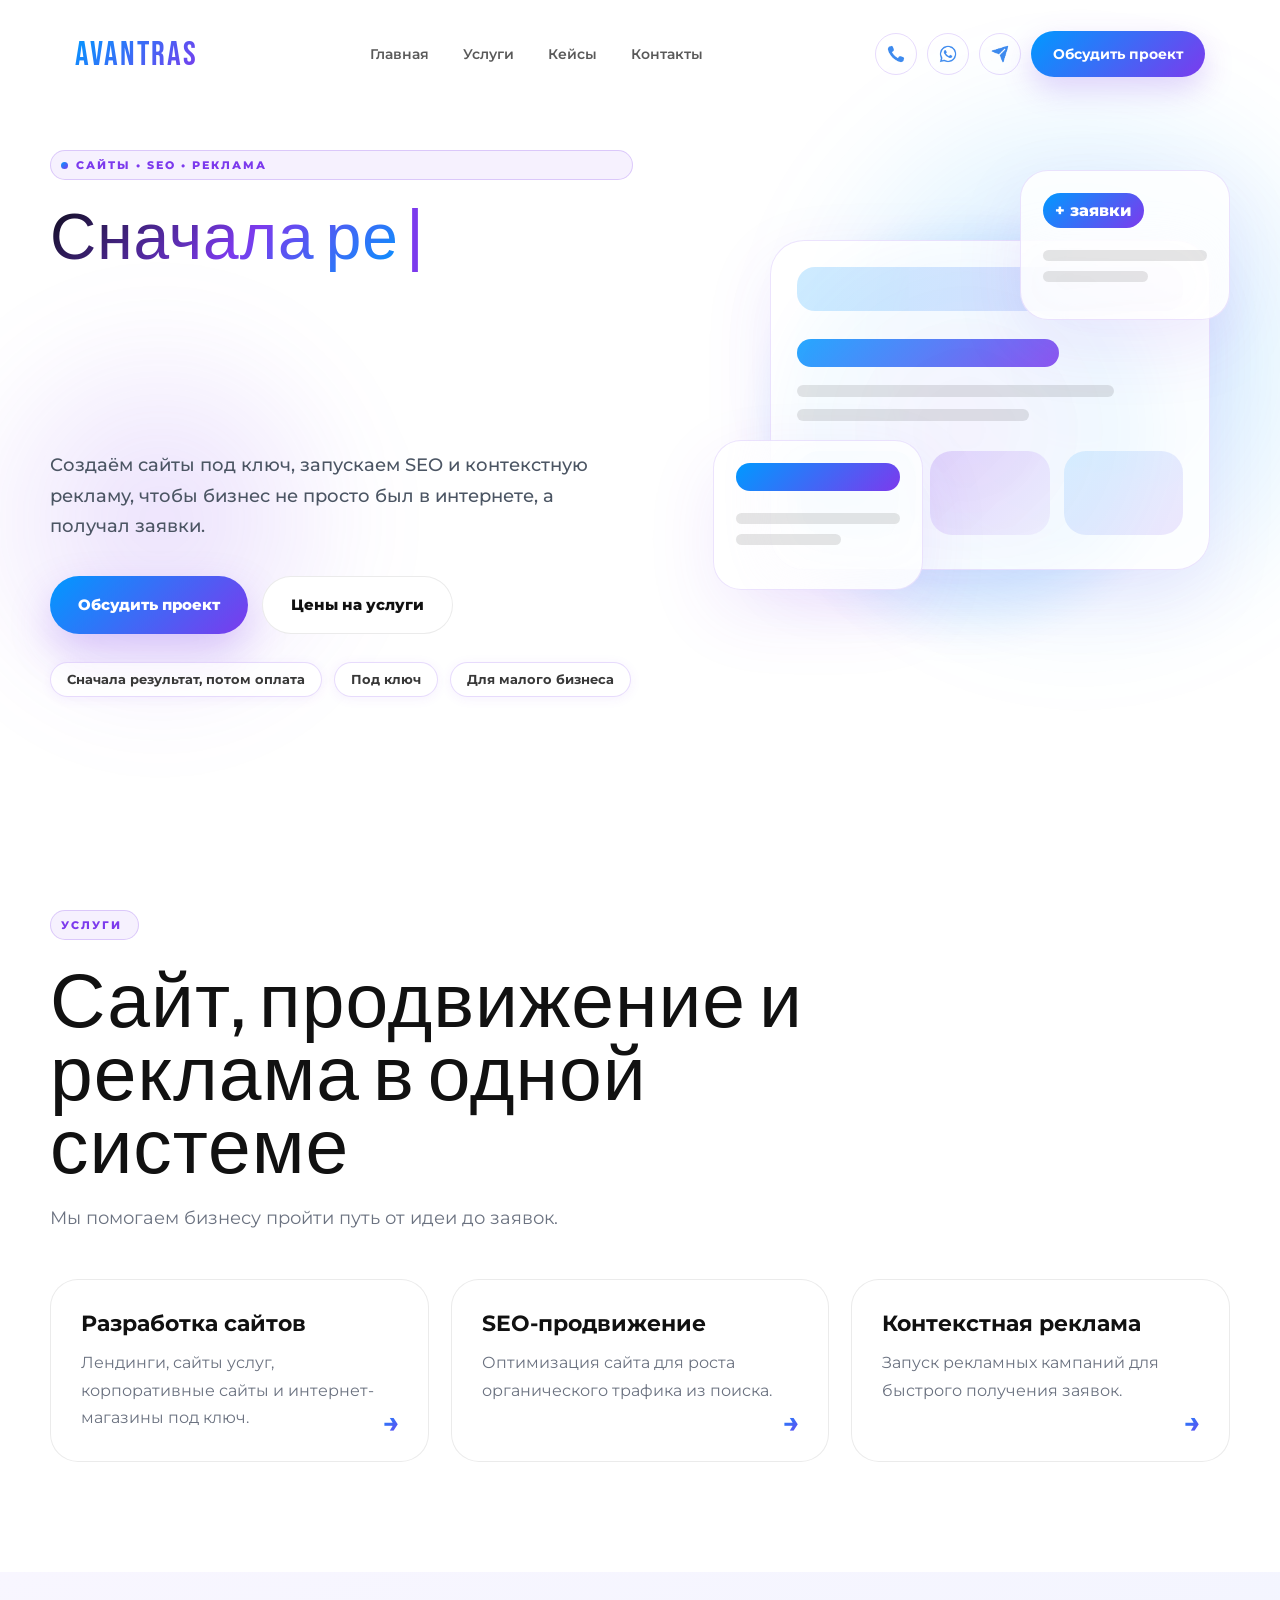
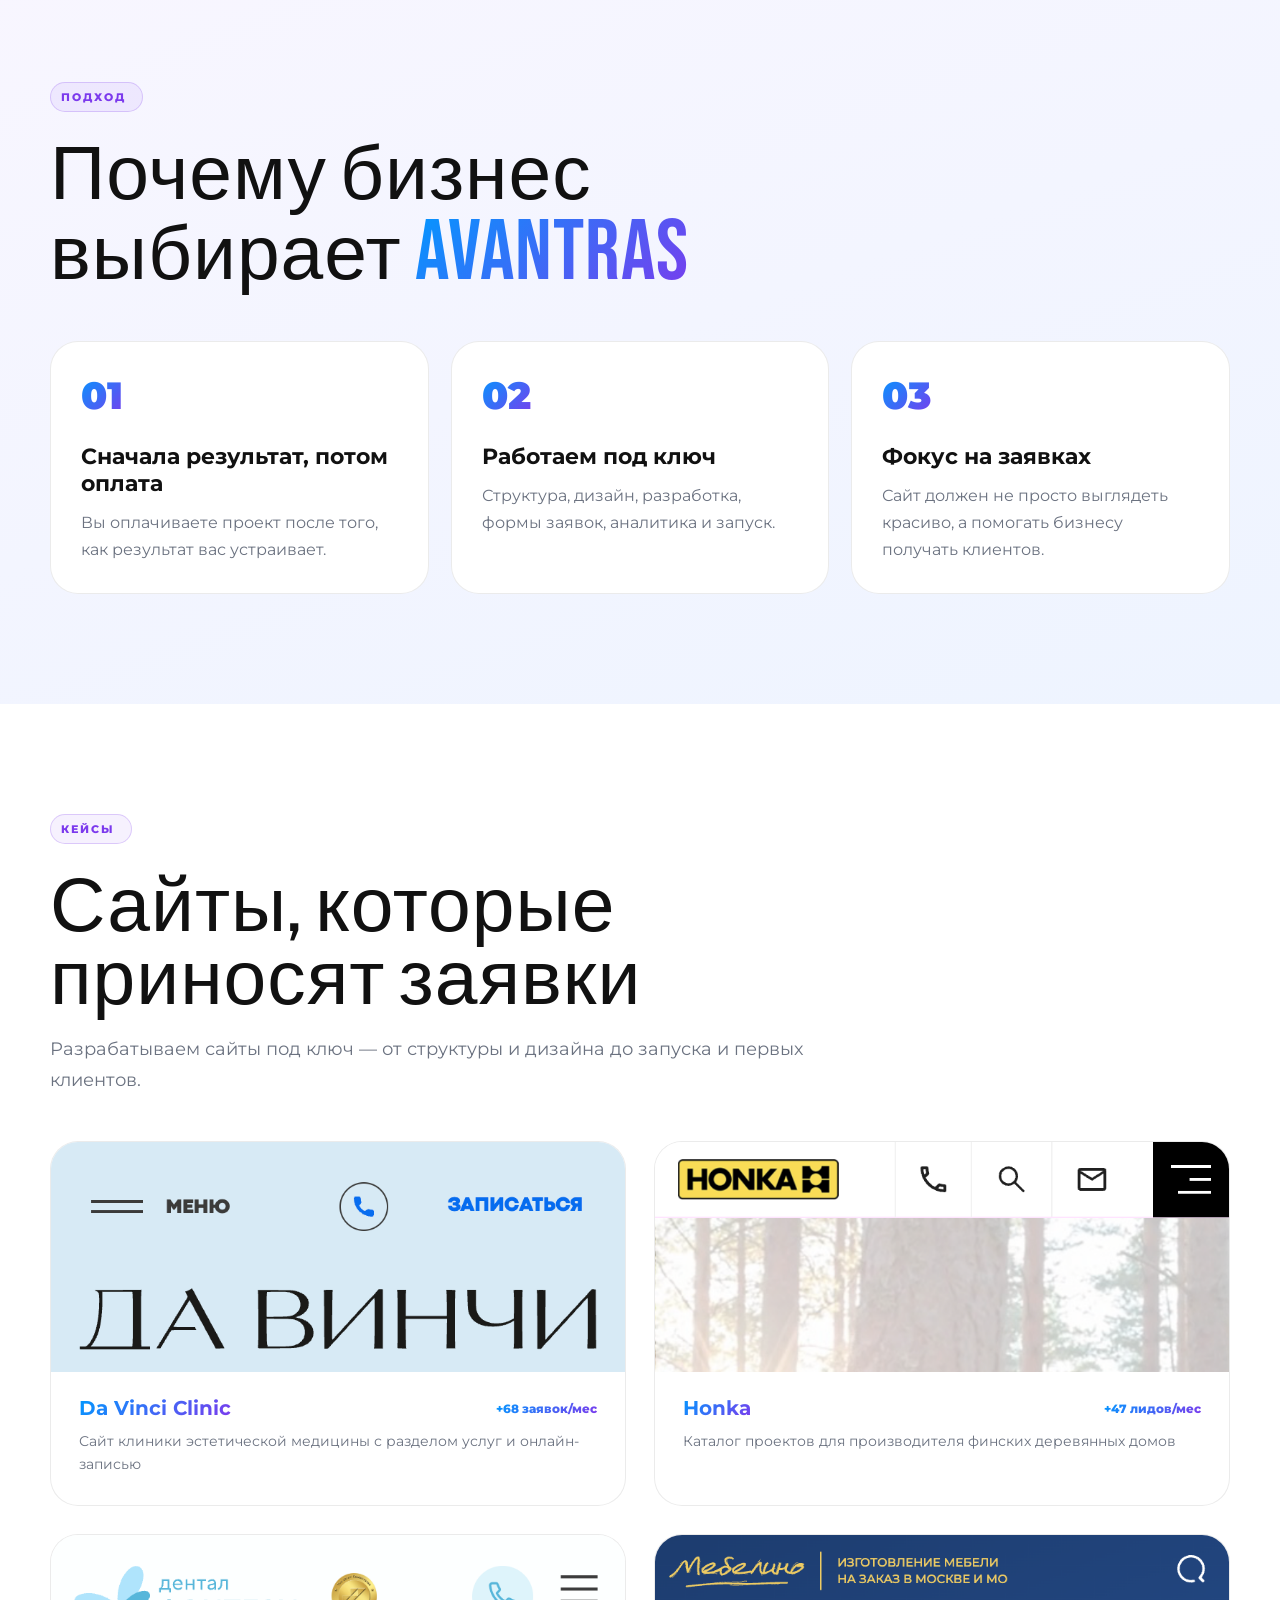
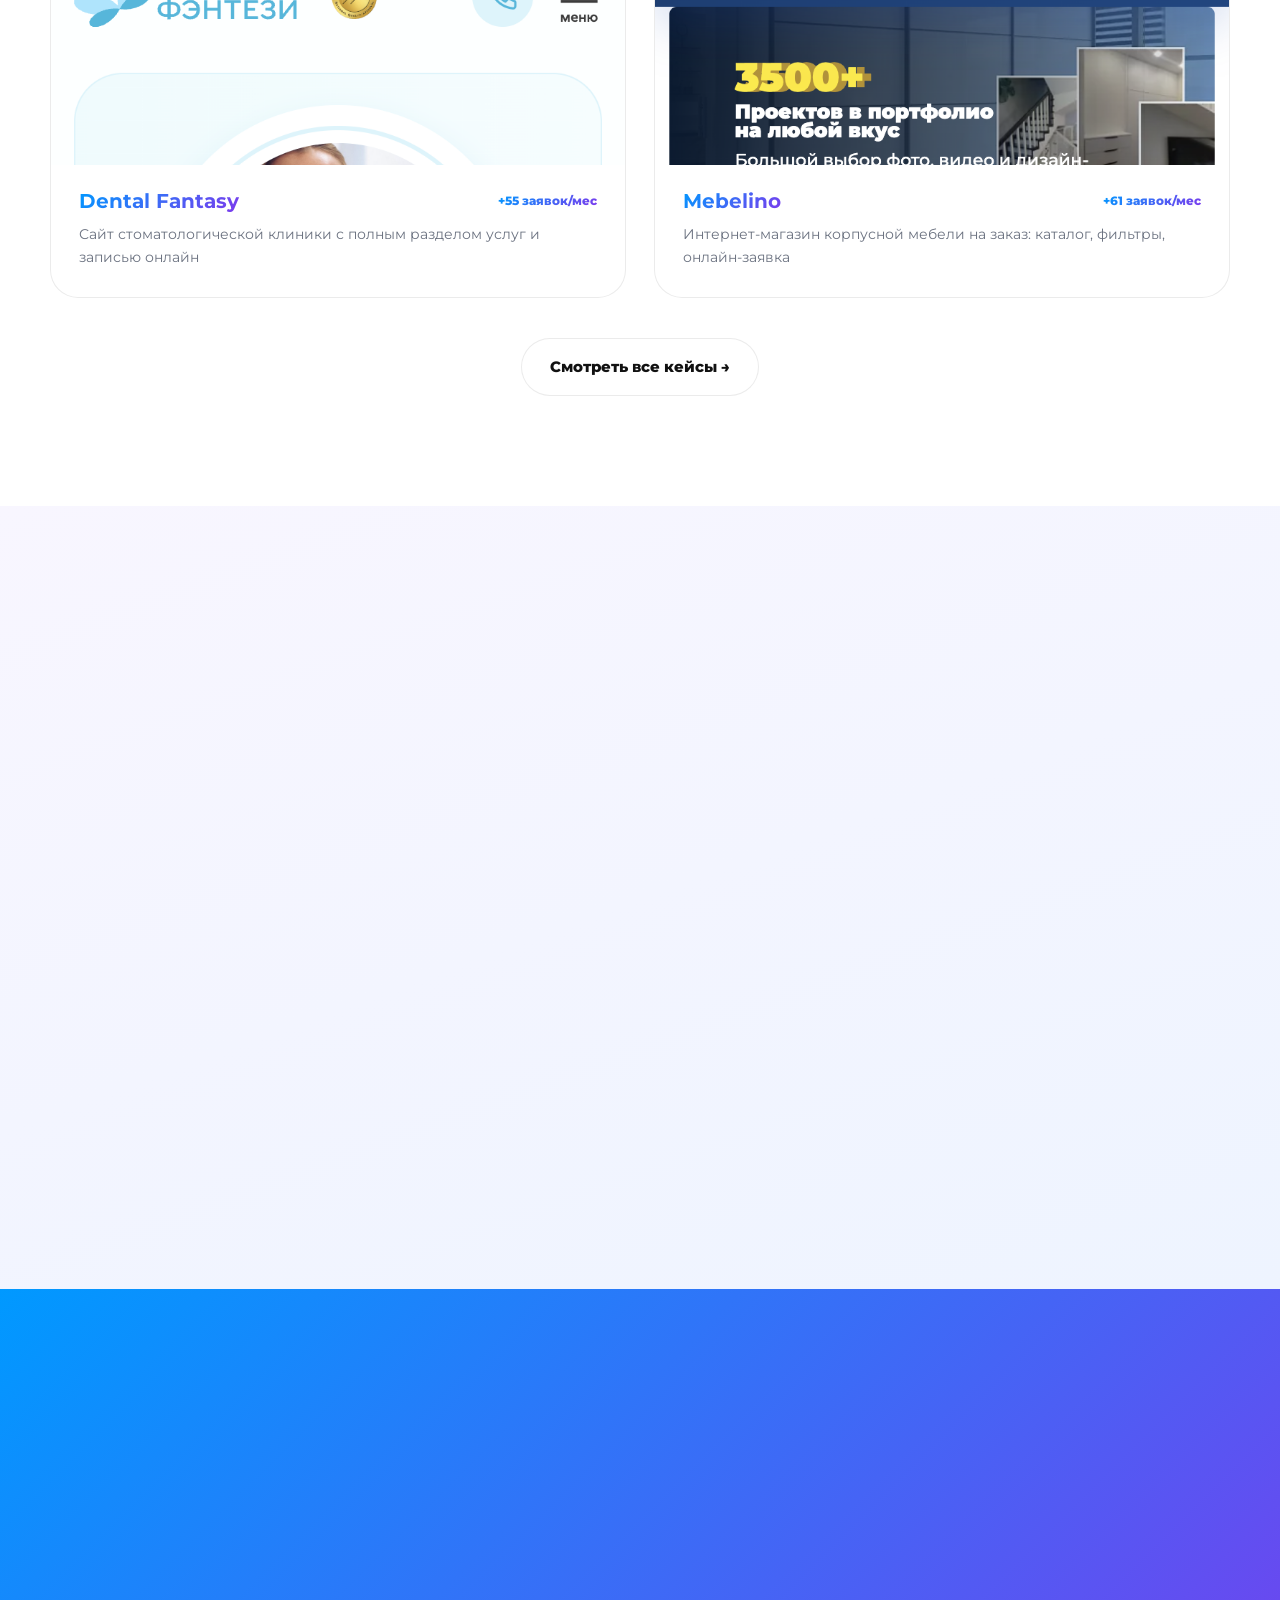
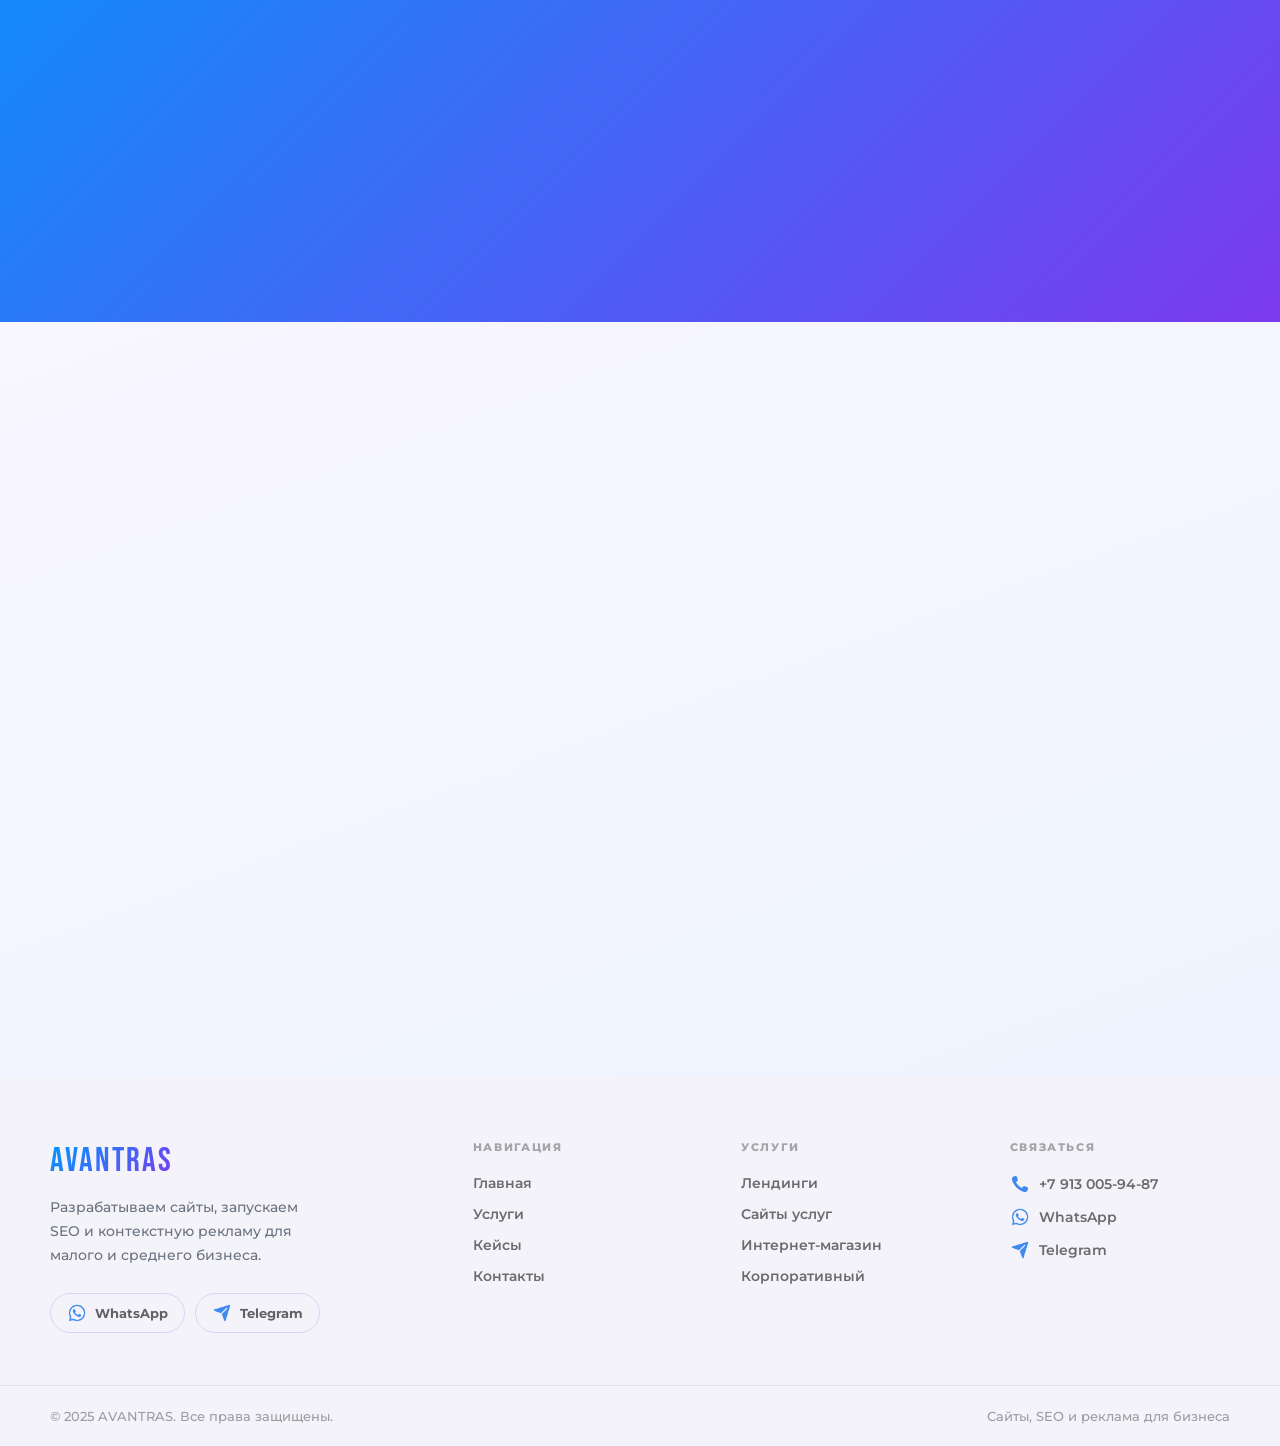
<file: index.html>
<!DOCTYPE html>
<html lang="ru">
<head>
  <meta charset="UTF-8" />
  <meta name="viewport" content="width=device-width, initial-scale=1.0" />
  <title>Avantras — сайты, SEO и реклама для бизнеса</title>

  <link rel="preconnect" href="https://fonts.googleapis.com">
  <link rel="preconnect" href="https://fonts.gstatic.com" crossorigin>
  <link href="https://fonts.googleapis.com/css2?family=Bebas+Neue&family=Montserrat:wght@400;500;600;700;800&display=swap" rel="stylesheet">

  <link rel="stylesheet" href="style.css" />
</head>
<body>

    <header class="header" id="header">
    <div class="container header-inner">
      <a href="index.html" class="logo">AVANTRAS</a>

      <nav class="nav" id="navMenu">
        <a href="index.html">Главная</a>
        <a href="services.html">Услуги</a>
        <a href="cases.html">Кейсы</a>
        <a href="contacts.html">Контакты</a>

        <div class="mobile-contacts">
          <a href="tel:+79130059487"><img src="flickoplay (11).png" alt="" class="icon-img"> +7 913 005-94-87</a>
          <a href="https://wa.me/79130059487" target="_blank"><img src="11.png" alt="" class="icon-img"> WhatsApp</a>
          <a href="https://t.me/DanilGlch" target="_blank"><img src="10.png" alt="" class="icon-img"> Telegram</a>
          <form class="nav-mini-form" id="navMiniForm">
            <p class="nav-mini-title">Оставить заявку</p>
            <input type="tel" class="nav-mini-input" name="phone" placeholder="+7 900 000-00-00" required />
            <button type="submit" class="nav-mini-btn">Перезвоните мне</button>
          </form>
        </div>
      </nav>

      <div class="header-actions">
        <a href="tel:+79130059487" class="header-icon phone" aria-label="Позвонить"><img src="flickoplay (11).png" alt="" class="icon-img"></a>
        <a href="https://wa.me/79130059487" target="_blank" class="header-icon wa" aria-label="WhatsApp"><img src="11.png" alt="" class="icon-img"></a>
        <a href="https://t.me/DanilGlch" target="_blank" class="header-icon tg" aria-label="Telegram"><img src="10.png" alt="" class="icon-img"></a>
        <a href="#contacts" class="header-btn desktop-btn">Обсудить проект</a>

        <a href="tel:+79130059487" class="mobile-call" aria-label="Позвонить"><img src="flickoplay (11).png" alt="" class="icon-img"></a>
        <button class="burger" id="burgerBtn" aria-label="Открыть меню">
          <span></span>
          <span></span>
          <span></span>
        </button>
      </div>
    </div>
  </header>

<main>

    <section class="hero" id="home">
      <div class="container hero-inner">

        <div class="hero-content reveal">
          <div class="eyebrow"><span class="eyebrow-dot"></span>САЙТЫ • SEO • РЕКЛАМА</div>

          <h1>
            <span id="typing-text"></span><span class="cursor">|</span>
          </h1>

          <p class="hero-text">
            Создаём сайты под ключ, запускаем SEO и контекстную рекламу,
            чтобы бизнес не просто был в интернете, а получал заявки.
          </p>

          <div class="hero-actions">
            <a href="#contacts" class="btn primary">Обсудить проект</a>
            <a href="services.html" class="btn secondary">Цены на услуги</a>
          </div>

          <div class="hero-points">
            <span>Сначала результат, потом оплата</span>
            <span>Под ключ</span>
            <span>Для малого бизнеса</span>
          </div>
        </div>

        <div class="hero-visual reveal">
          <div class="glow"></div>

          <div class="screen screen-main">
            <div class="screen-top"></div>
            <div class="screen-title"></div>
            <div class="screen-line wide"></div>
            <div class="screen-line"></div>
            <div class="screen-grid">
              <div></div><div></div><div></div>
            </div>
          </div>

          <div class="screen screen-small left">
            <div class="mini-title"></div>
            <div class="mini-line"></div>
            <div class="mini-line short"></div>
          </div>

          <div class="screen screen-small right">
            <div class="stat">+ заявки</div>
            <div class="mini-line"></div>
            <div class="mini-line short"></div>
          </div>
        </div>

      </div>
    </section>

    <section class="section" id="services">
      <div class="container">
        <div class="section-head reveal">
          <span class="eyebrow">УСЛУГИ</span>
          <h2>Сайт, продвижение и реклама в одной системе</h2>
          <p>Мы помогаем бизнесу пройти путь от идеи до заявок.</p>
        </div>

        <div class="cards">

  <a href="services.html#websites" class="card reveal service-link">
    <h3>Разработка сайтов</h3>

    <p>
      Лендинги, сайты услуг,
      корпоративные сайты и интернет-магазины под ключ.
    </p>

    <span class="card-arrow">→</span>
  </a>

  <a href="services.html#seo" class="card reveal service-link">
    <h3>SEO-продвижение</h3>

    <p>
      Оптимизация сайта для роста
      органического трафика из поиска.
    </p>

    <span class="card-arrow">→</span>
  </a>

  <a href="services.html#ads" class="card reveal service-link">
    <h3>Контекстная реклама</h3>

    <p>
      Запуск рекламных кампаний
      для быстрого получения заявок.
    </p>

    <span class="card-arrow">→</span>
  </a>

</div>
      </div>
    </section>

    <section class="section soft">
      <div class="container">
        <div class="section-head reveal">
          <span class="eyebrow">ПОДХОД</span>
          <h2>Почему бизнес выбирает <span class="accent-word">AVANTRAS</span></h2>
        </div>

        <div class="features">
          <div class="feature reveal">
            <span>01</span>
            <h3>Сначала результат, потом оплата</h3>
            <p>Вы оплачиваете проект после того, как результат вас устраивает.</p>
          </div>

          <div class="feature reveal">
            <span>02</span>
            <h3>Работаем под ключ</h3>
            <p>Структура, дизайн, разработка, формы заявок, аналитика и запуск.</p>
          </div>

          <div class="feature reveal">
            <span>03</span>
            <h3>Фокус на заявках</h3>
            <p>Сайт должен не просто выглядеть красиво, а помогать бизнесу получать клиентов.</p>
          </div>
        </div>
      </div>
    </section>

    <section class="section" id="cases">
      <div class="container">
        <div class="section-head reveal">
          <span class="eyebrow">КЕЙСЫ</span>
          <h2>Сайты, которые приносят заявки</h2>
          <p>Разрабатываем сайты под ключ — от структуры и дизайна до запуска и первых клиентов.</p>
        </div>

        <div class="portfolio-grid">

          <a href="cases.html" class="portfolio-card reveal">
            <div class="portfolio-img">
              <img src="davinci-clinic.ru__utm_source=chatgpt.com.png" alt="Da Vinci Clinic" />
            </div>
            <div class="portfolio-body">
              <div class="portfolio-top">
                <h3>Da Vinci Clinic</h3>
                <span class="portfolio-metric">+68 заявок/мес</span>
              </div>
              <p>Сайт клиники эстетической медицины с разделом услуг и онлайн-записью</p>
            </div>
          </a>

          <a href="cases.html" class="portfolio-card reveal">
            <div class="portfolio-img">
              <img src="honka.ru__utm_source=chatgpt.com.png" alt="Honka" />
            </div>
            <div class="portfolio-body">
              <div class="portfolio-top">
                <h3>Honka</h3>
                <span class="portfolio-metric">+47 лидов/мес</span>
              </div>
              <p>Каталог проектов для производителя финских деревянных домов</p>
            </div>
          </a>

          <a href="cases.html" class="portfolio-card reveal">
            <div class="portfolio-img">
              <img src="www.dentalfantasy.ru__utm_source=chatgpt.com.png" alt="Dental Fantasy" />
            </div>
            <div class="portfolio-body">
              <div class="portfolio-top">
                <h3>Dental Fantasy</h3>
                <span class="portfolio-metric">+55 заявок/мес</span>
              </div>
              <p>Сайт стоматологической клиники с полным разделом услуг и записью онлайн</p>
            </div>
          </a>

          <a href="cases.html" class="portfolio-card reveal">
            <div class="portfolio-img">
              <img src="mebelino-mebel.ru__utm_source=chatgpt.com.png" alt="Mebelino" />
            </div>
            <div class="portfolio-body">
              <div class="portfolio-top">
                <h3>Mebelino</h3>
                <span class="portfolio-metric">+61 заявок/мес</span>
              </div>
              <p>Интернет-магазин корпусной мебели на заказ: каталог, фильтры, онлайн-заявка</p>
            </div>
          </a>

        </div>

        <div style="text-align:center; margin-top:40px;">
          <a href="cases.html" class="btn secondary">Смотреть все кейсы →</a>
        </div>
      </div>
    </section>

    <section class="section soft">
      <div class="container">
        <div class="section-head reveal">
          <span class="eyebrow">ПРОЦЕСС</span>
          <h2>Как проходит работа</h2>
        </div>

        <div class="steps">
  <div class="step reveal">
    01
    <span>Заявка</span>
    <p>Вы оставляете заявку, мы связываемся и уточняем задачу.</p>
  </div>

  <div class="step reveal">
    02
    <span>Анализ задачи</span>
    <p>Разбираем бизнес, нишу, цели сайта и точки роста.</p>
  </div>

  <div class="step reveal">
    03
    <span>Структура сайта</span>
    <p>Продумываем блоки, логику страницы и путь клиента.</p>
  </div>

  <div class="step reveal">
    04
    <span>Дизайн и разработка</span>
    <p>Создаём современный дизайн и собираем рабочий сайт.</p>
  </div>

  <div class="step reveal">
    05
    <span>Запуск</span>
    <p>Подключаем домен, формы, адаптацию и проверяем сайт.</p>
  </div>

  <div class="step reveal">
    06
    <span>SEO и реклама</span>
    <p>Помогаем привлекать трафик и получать заявки.</p>
  </div>
</div>
      </div>
    </section>

    <section class="section contact" id="contacts">
      <div class="container contact-inner reveal">
        <div>
          <span class="eyebrow">КОНТАКТЫ</span>
          <h2>Обсудим ваш проект?</h2>
          <p>Позвоните или напишите в Telegram / WhatsApp. Предложим решение под вашу задачу.</p>
        </div>

        <div class="contact-card">
          <a href="tel:+79130059487"><img src="flickoplay (11).png" alt="" class="icon-img"> +7 913 005-94-87</a>
          <a href="https://t.me/DanilGlch" target="_blank"><img src="10.png" alt="" class="icon-img"> Telegram</a>
          <a href="https://wa.me/79130059487" target="_blank"><img src="11.png" alt="" class="icon-img"> WhatsApp</a>
        </div>
      </div>
    </section>

  </main>

  <!-- ── FEEDBACK FORM ────────────────────────────────────── -->
  <section class="section feedback-section" id="feedback">
    <div class="container">
      <div class="feedback-inner">
        <div class="feedback-text reveal">
          <span class="eyebrow"><span class="eyebrow-dot"></span>ЗАЯВКА</span>
          <h2>Оставьте заявку —<br>Ответим быстро</h2>
          <p class="feedback-desc">Опишите задачу. Свяжемся в течение часа, обсудим детали и предложим решение под ваш бизнес.</p>
        </div>
        <div class="reveal">
          <form class="feedback-form" id="feedbackForm">
            <div class="form-group">
              <label class="form-label">Ваше имя</label>
              <input type="text" class="form-input" name="name" placeholder="Иван Иванов" required />
            </div>
            <div class="form-group">
              <label class="form-label">Телефон</label>
              <input type="tel" class="form-input" name="phone" placeholder="+7 900 000-00-00" required />
            </div>
            <div class="form-group">
              <label class="form-label">Расскажите о задаче</label>
              <textarea class="form-textarea" name="message" placeholder="Нужен сайт для кофейни, хотим запустить SEO..." rows="4"></textarea>
            </div>
            <button type="submit" class="btn primary form-submit">Отправить заявку</button>
            <p class="form-note">Нажимая кнопку, вы соглашаетесь на обработку персональных данных</p>
          </form>
        </div>
      </div>
    </div>
  </section>

  <footer class="footer">
  <div class="footer-top">
    <div class="container footer-top-inner">
      <div class="footer-brand">
        <a href="index.html" class="logo">AVANTRAS</a>
        <p>Разрабатываем сайты, запускаем SEO и контекстную рекламу для малого и среднего бизнеса.</p>
        <div class="footer-socials">
          <a href="https://wa.me/79130059487" target="_blank" class="footer-social-btn"><img src="11.png" alt="" class="icon-img"> WhatsApp</a>
          <a href="https://t.me/DanilGlch" target="_blank" class="footer-social-btn"><img src="10.png" alt="" class="icon-img"> Telegram</a>
        </div>
      </div>
      <div class="footer-col">
        <div class="footer-col-title">Навигация</div>
        <div class="footer-links">
          <a href="index.html">Главная</a>
          <a href="services.html">Услуги</a>
          <a href="cases.html">Кейсы</a>
          <a href="contacts.html">Контакты</a>
        </div>
      </div>
      <div class="footer-col">
        <div class="footer-col-title">Услуги</div>
        <div class="footer-links">
          <a href="services.html#landing">Лендинги</a>
          <a href="services.html#multipage">Сайты услуг</a>
          <a href="services.html#shop">Интернет-магазин</a>
          <a href="services.html#corporate">Корпоративный</a>
        </div>
      </div>
      <div class="footer-col">
        <div class="footer-col-title">Связаться</div>
        <div class="footer-links">
          <a href="tel:+79130059487"><img src="flickoplay (11).png" alt="" class="icon-img"> +7 913 005-94-87</a>
          <a href="https://wa.me/79130059487" target="_blank"><img src="11.png" alt="" class="icon-img"> WhatsApp</a>
          <a href="https://t.me/DanilGlch" target="_blank"><img src="10.png" alt="" class="icon-img"> Telegram</a>
        </div>
      </div>
    </div>
  </div>
  <div class="footer-bottom">
    <div class="container footer-bottom-inner">
      <p>© 2025 AVANTRAS. Все права защищены.</p>
      <p>Сайты, SEO и реклама для бизнеса</p>
    </div>
  </div>
</footer>

  <script src="script.js"></script>
</body>
</html>
</file>
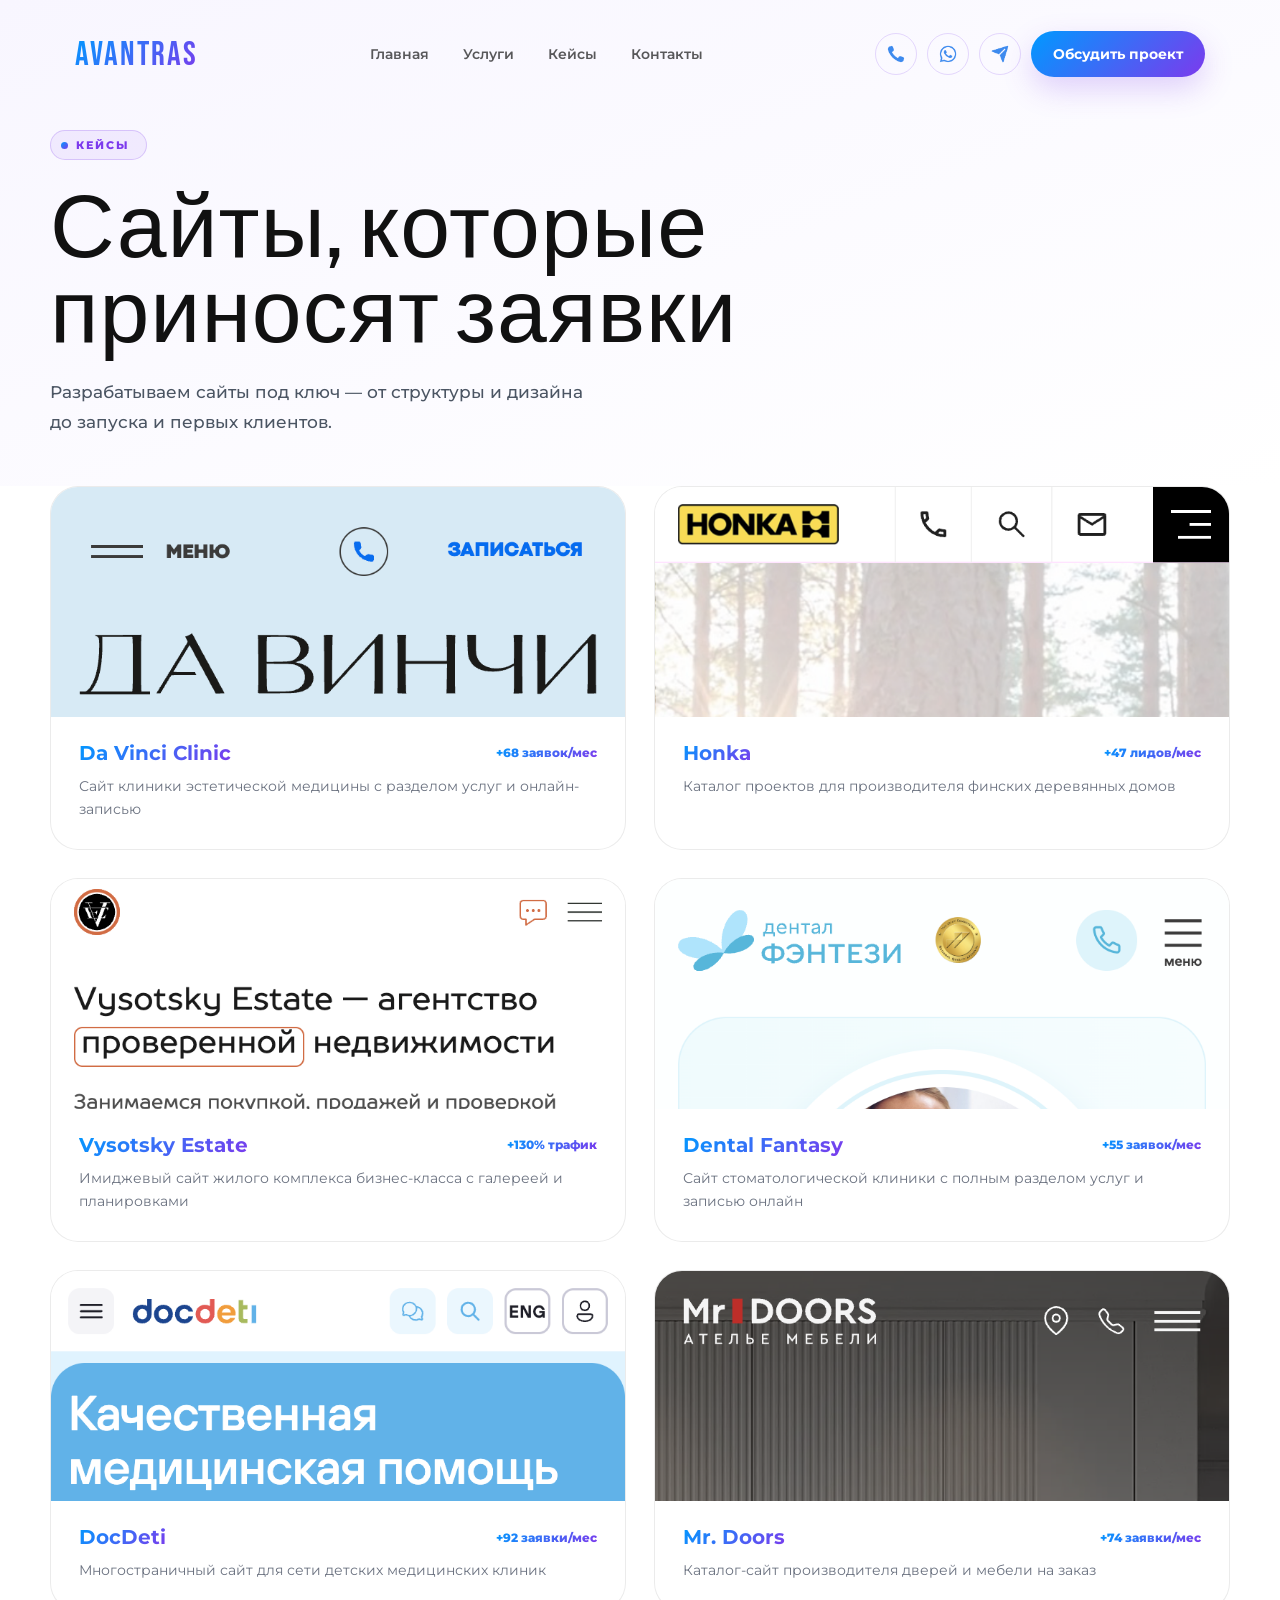
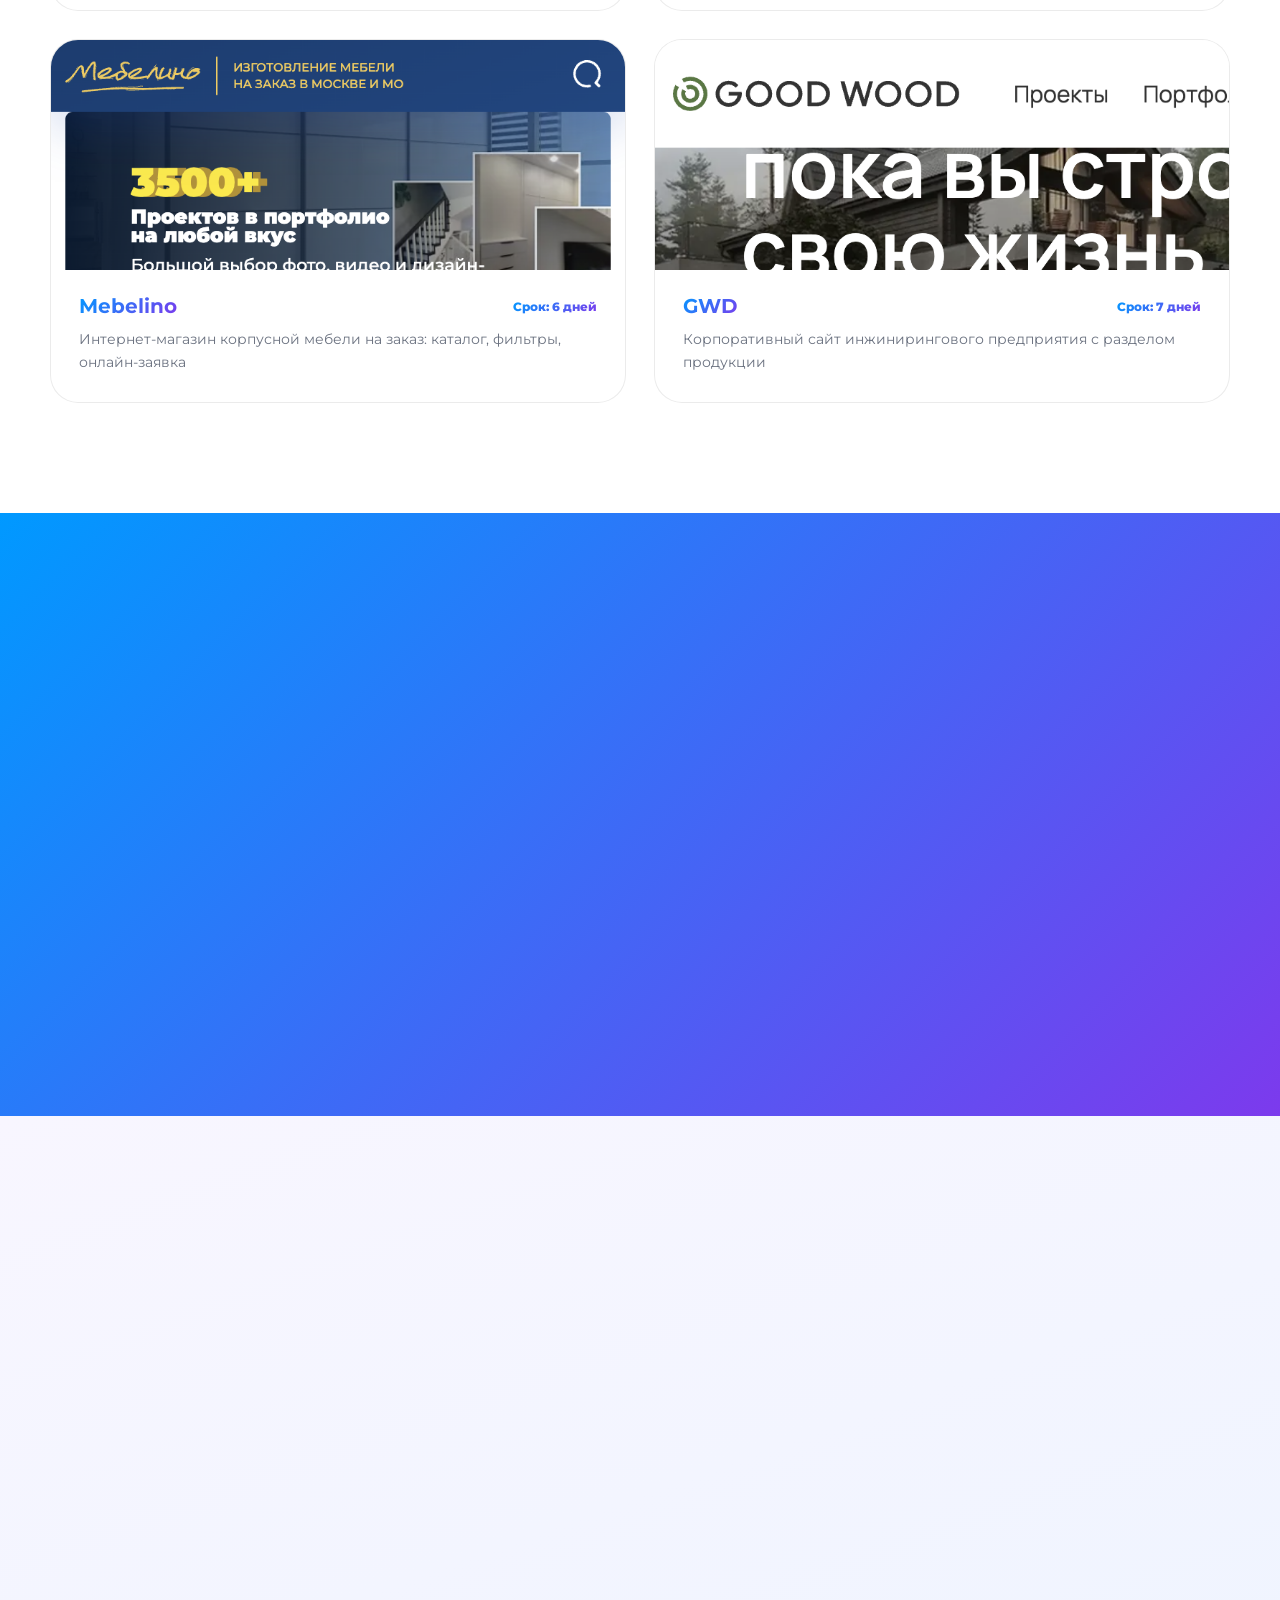
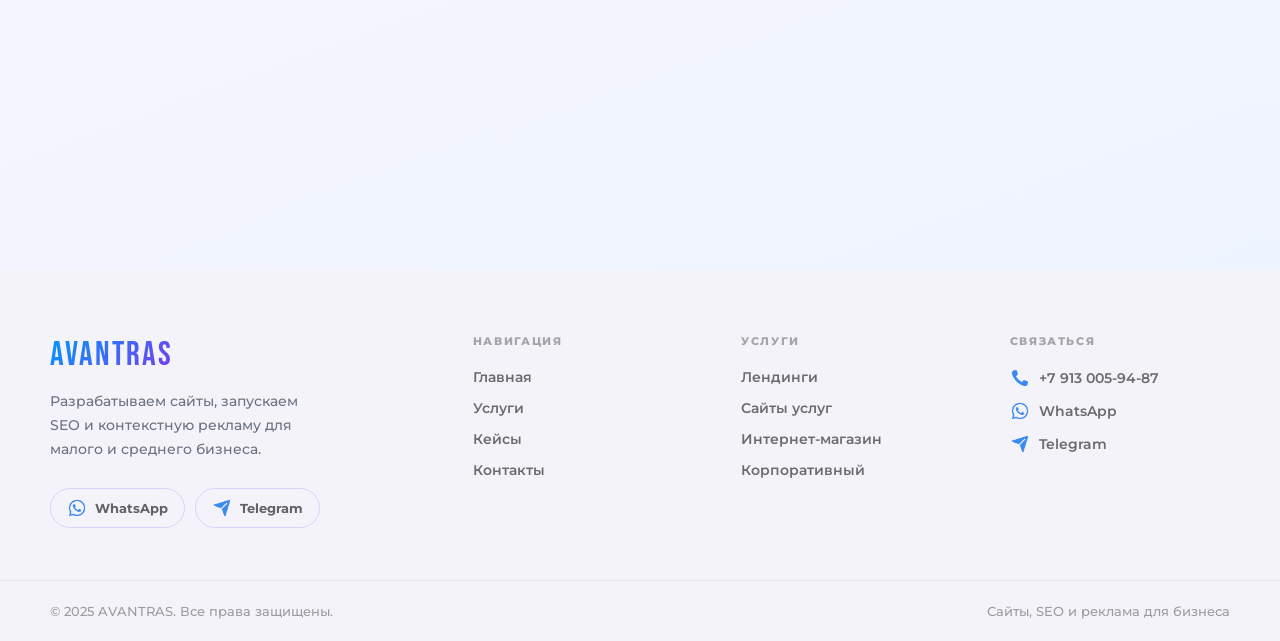
<file: cases.html>
<!DOCTYPE html>
<html lang="ru">
<head>
  <meta charset="UTF-8" />
  <meta name="viewport" content="width=device-width, initial-scale=1.0"/>
  <title>Кейсы — Avantras</title>

  <link rel="preconnect" href="https://fonts.googleapis.com">
  <link href="https://fonts.googleapis.com/css2?family=Bebas+Neue&family=Montserrat:wght@400;500;600;700;800&display=swap" rel="stylesheet">

  <link rel="stylesheet" href="style.css">
</head>
<body>

<header class="header scrolled" id="header">
  <div class="container header-inner">
    <a href="index.html" class="logo">AVANTRAS</a>

    <nav class="nav" id="navMenu">
      <a href="index.html">Главная</a>
      <a href="services.html">Услуги</a>
      <a href="cases.html">Кейсы</a>
      <a href="contacts.html">Контакты</a>

      <div class="mobile-contacts">
        <a href="tel:+79130059487"><img src="flickoplay (11).png" alt="" class="icon-img"> +7 913 005-94-87</a>
        <a href="https://wa.me/79130059487" target="_blank"><img src="11.png" alt="" class="icon-img"> WhatsApp</a>
        <a href="https://t.me/DanilGlch" target="_blank"><img src="10.png" alt="" class="icon-img"> Telegram</a>
        <form class="nav-mini-form" id="navMiniForm">
          <p class="nav-mini-title">Оставить заявку</p>
          <input type="tel" class="nav-mini-input" name="phone" placeholder="+7 900 000-00-00" required />
          <button type="submit" class="nav-mini-btn">Перезвоните мне</button>
        </form>
      </div>
    </nav>

    <div class="header-actions">
      <a href="tel:+79130059487" class="header-icon phone" aria-label="Позвонить"><img src="flickoplay (11).png" alt="" class="icon-img"></a>
      <a href="https://wa.me/79130059487" target="_blank" class="header-icon wa" aria-label="WhatsApp"><img src="11.png" alt="" class="icon-img"></a>
      <a href="https://t.me/DanilGlch" target="_blank" class="header-icon tg" aria-label="Telegram"><img src="10.png" alt="" class="icon-img"></a>
      <a href="contacts.html" class="header-btn desktop-btn">Обсудить проект</a>

      <a href="tel:+79130059487" class="mobile-call" aria-label="Позвонить"><img src="flickoplay (11).png" alt="" class="icon-img"></a>
      <button class="burger" id="burgerBtn" aria-label="Открыть меню">
        <span></span>
        <span></span>
        <span></span>
      </button>
    </div>
  </div>
</header>

<!-- ── HERO ──────────────────────────────────────────────── -->
<section class="section page-hero">
  <div class="container">
    <div class="reveal active">
      <span class="eyebrow"><span class="eyebrow-dot"></span>КЕЙСЫ</span>
      <h1 style="font-family:'Bebas Neue',sans-serif; font-size:clamp(52px,7vw,100px); line-height:0.95; max-width:760px; margin-bottom:20px; min-height:auto; overflow:visible;">
        Сайты, которые приносят заявки
      </h1>
      <p style="font-size:17px; color:#4b5563; max-width:540px; line-height:1.75; font-weight:500;">
        Разрабатываем сайты под ключ — от структуры и дизайна до запуска и первых клиентов.
      </p>
    </div>
  </div>
</section>

<!-- ── CASES GRID ─────────────────────────────────────────── -->
<section class="section" style="padding-top:0;">
  <div class="container">
    <div class="portfolio-grid">

      <a href="contacts.html" class="portfolio-card reveal">
        <div class="portfolio-img">
          <img src="davinci-clinic.ru__utm_source=chatgpt.com.png" alt="Da Vinci Clinic" />
        </div>
        <div class="portfolio-body">
          <div class="portfolio-top">
            <h3>Da Vinci Clinic</h3>
            <span class="portfolio-metric">+68 заявок/мес</span>
          </div>
          <p>Сайт клиники эстетической медицины с разделом услуг и онлайн-записью</p>
        </div>
      </a>

      <a href="contacts.html" class="portfolio-card reveal">
        <div class="portfolio-img">
          <img src="honka.ru__utm_source=chatgpt.com.png" alt="Honka" />
        </div>
        <div class="portfolio-body">
          <div class="portfolio-top">
            <h3>Honka</h3>
            <span class="portfolio-metric">+47 лидов/мес</span>
          </div>
          <p>Каталог проектов для производителя финских деревянных домов</p>
        </div>
      </a>

      <a href="contacts.html" class="portfolio-card reveal">
        <div class="portfolio-img">
          <img src="vysotsky.estate_.png" alt="Vysotsky Estate" />
        </div>
        <div class="portfolio-body">
          <div class="portfolio-top">
            <h3>Vysotsky Estate</h3>
            <span class="portfolio-metric">+130% трафик</span>
          </div>
          <p>Имиджевый сайт жилого комплекса бизнес-класса с галереей и планировками</p>
        </div>
      </a>

      <a href="contacts.html" class="portfolio-card reveal">
        <div class="portfolio-img">
          <img src="www.dentalfantasy.ru__utm_source=chatgpt.com.png" alt="Dental Fantasy" />
        </div>
        <div class="portfolio-body">
          <div class="portfolio-top">
            <h3>Dental Fantasy</h3>
            <span class="portfolio-metric">+55 заявок/мес</span>
          </div>
          <p>Сайт стоматологической клиники с полным разделом услуг и записью онлайн</p>
        </div>
      </a>

      <a href="contacts.html" class="portfolio-card reveal">
        <div class="portfolio-img">
          <img src="docdeti.ru__utm_source=chatgpt.com.png" alt="DocDeti" />
        </div>
        <div class="portfolio-body">
          <div class="portfolio-top">
            <h3>DocDeti</h3>
            <span class="portfolio-metric">+92 заявки/мес</span>
          </div>
          <p>Многостраничный сайт для сети детских медицинских клиник</p>
        </div>
      </a>

      <a href="contacts.html" class="portfolio-card reveal">
        <div class="portfolio-img">
          <img src="www.mrdoors.ru__utm_source=chatgpt.com.png" alt="Mr. Doors" />
        </div>
        <div class="portfolio-body">
          <div class="portfolio-top">
            <h3>Mr. Doors</h3>
            <span class="portfolio-metric">+74 заявки/мес</span>
          </div>
          <p>Каталог-сайт производителя дверей и мебели на заказ</p>
        </div>
      </a>

      <a href="contacts.html" class="portfolio-card reveal">
        <div class="portfolio-img">
          <img src="mebelino-mebel.ru__utm_source=chatgpt.com.png" alt="Mebelino" />
        </div>
        <div class="portfolio-body">
          <div class="portfolio-top">
            <h3>Mebelino</h3>
            <span class="portfolio-metric">Срок: 6 дней</span>
          </div>
          <p>Интернет-магазин корпусной мебели на заказ: каталог, фильтры, онлайн-заявка</p>
        </div>
      </a>

      <a href="contacts.html" class="portfolio-card reveal">
        <div class="portfolio-img">
          <img src="www.gwd.ru__utm_source=chatgpt.com.png" alt="GWD" />
        </div>
        <div class="portfolio-body">
          <div class="portfolio-top">
            <h3>GWD</h3>
            <span class="portfolio-metric">Срок: 7 дней</span>
          </div>
          <p>Корпоративный сайт инжинирингового предприятия с разделом продукции</p>
        </div>
      </a>

    </div>
  </div>
</section>

<!-- ── CTA ────────────────────────────────────────────────── -->
<section class="section contact">
  <div class="container contact-inner reveal">
    <div>
      <span class="eyebrow"><span class="eyebrow-dot"></span>ОБСУДИТЬ ПРОЕКТ</span>
      <h2>Хотите похожий результат?</h2>
      <p>Расскажите о задаче — предложим решение под ваш бизнес.</p>
    </div>
    <div class="contact-card">
      <a href="tel:+79130059487"><img src="flickoplay (11).png" alt="" class="icon-img"> +7 913 005-94-87</a>
      <a href="https://wa.me/79130059487" target="_blank"><img src="11.png" alt="" class="icon-img"> WhatsApp</a>
      <a href="https://t.me/DanilGlch" target="_blank"><img src="10.png" alt="" class="icon-img"> Telegram</a>
    </div>
  </div>
</section>

<!-- ── FEEDBACK FORM ────────────────────────────────────── -->
<section class="section feedback-section" id="feedback">
  <div class="container">
    <div class="feedback-inner">
      <div class="feedback-text reveal">
        <span class="eyebrow"><span class="eyebrow-dot"></span>ЗАЯВКА</span>
        <h2>Оставьте заявку —<br>Ответим быстро</h2>
        <p class="feedback-desc">Опишите задачу. Свяжемся в течение часа, обсудим детали и предложим решение под ваш бизнес.</p>
      </div>
      <div class="reveal">
        <form class="feedback-form" id="feedbackForm">
          <div class="form-group">
            <label class="form-label">Ваше имя</label>
            <input type="text" class="form-input" name="name" placeholder="Иван Иванов" required />
          </div>
          <div class="form-group">
            <label class="form-label">Телефон</label>
            <input type="tel" class="form-input" name="phone" placeholder="+7 900 000-00-00" required />
          </div>
          <div class="form-group">
            <label class="form-label">Расскажите о задаче</label>
            <textarea class="form-textarea" name="message" placeholder="Нужен сайт для кофейни, хотим запустить SEO..." rows="4"></textarea>
          </div>
          <button type="submit" class="btn primary form-submit">Отправить заявку</button>
          <p class="form-note">Нажимая кнопку, вы соглашаетесь на обработку персональных данных</p>
        </form>
      </div>
    </div>
  </div>
</section>

<footer class="footer">
  <div class="footer-top">
    <div class="container footer-top-inner">
      <div class="footer-brand">
        <a href="index.html" class="logo">AVANTRAS</a>
        <p>Разрабатываем сайты, запускаем SEO и контекстную рекламу для малого и среднего бизнеса.</p>
        <div class="footer-socials">
          <a href="https://wa.me/79130059487" target="_blank" class="footer-social-btn"><img src="11.png" alt="" class="icon-img"> WhatsApp</a>
          <a href="https://t.me/DanilGlch" target="_blank" class="footer-social-btn"><img src="10.png" alt="" class="icon-img"> Telegram</a>
        </div>
      </div>
      <div class="footer-col">
        <div class="footer-col-title">Навигация</div>
        <div class="footer-links">
          <a href="index.html">Главная</a>
          <a href="services.html">Услуги</a>
          <a href="cases.html">Кейсы</a>
          <a href="contacts.html">Контакты</a>
        </div>
      </div>
      <div class="footer-col">
        <div class="footer-col-title">Услуги</div>
        <div class="footer-links">
          <a href="services.html#landing">Лендинги</a>
          <a href="services.html#multipage">Сайты услуг</a>
          <a href="services.html#shop">Интернет-магазин</a>
          <a href="services.html#corporate">Корпоративный</a>
        </div>
      </div>
      <div class="footer-col">
        <div class="footer-col-title">Связаться</div>
        <div class="footer-links">
          <a href="tel:+79130059487"><img src="flickoplay (11).png" alt="" class="icon-img"> +7 913 005-94-87</a>
          <a href="https://wa.me/79130059487" target="_blank"><img src="11.png" alt="" class="icon-img"> WhatsApp</a>
          <a href="https://t.me/DanilGlch" target="_blank"><img src="10.png" alt="" class="icon-img"> Telegram</a>
        </div>
      </div>
    </div>
  </div>
  <div class="footer-bottom">
    <div class="container footer-bottom-inner">
      <p>© 2025 AVANTRAS. Все права защищены.</p>
      <p>Сайты, SEO и реклама для бизнеса</p>
    </div>
  </div>
</footer>

<script src="script.js"></script>

</body>
</html>
</file>
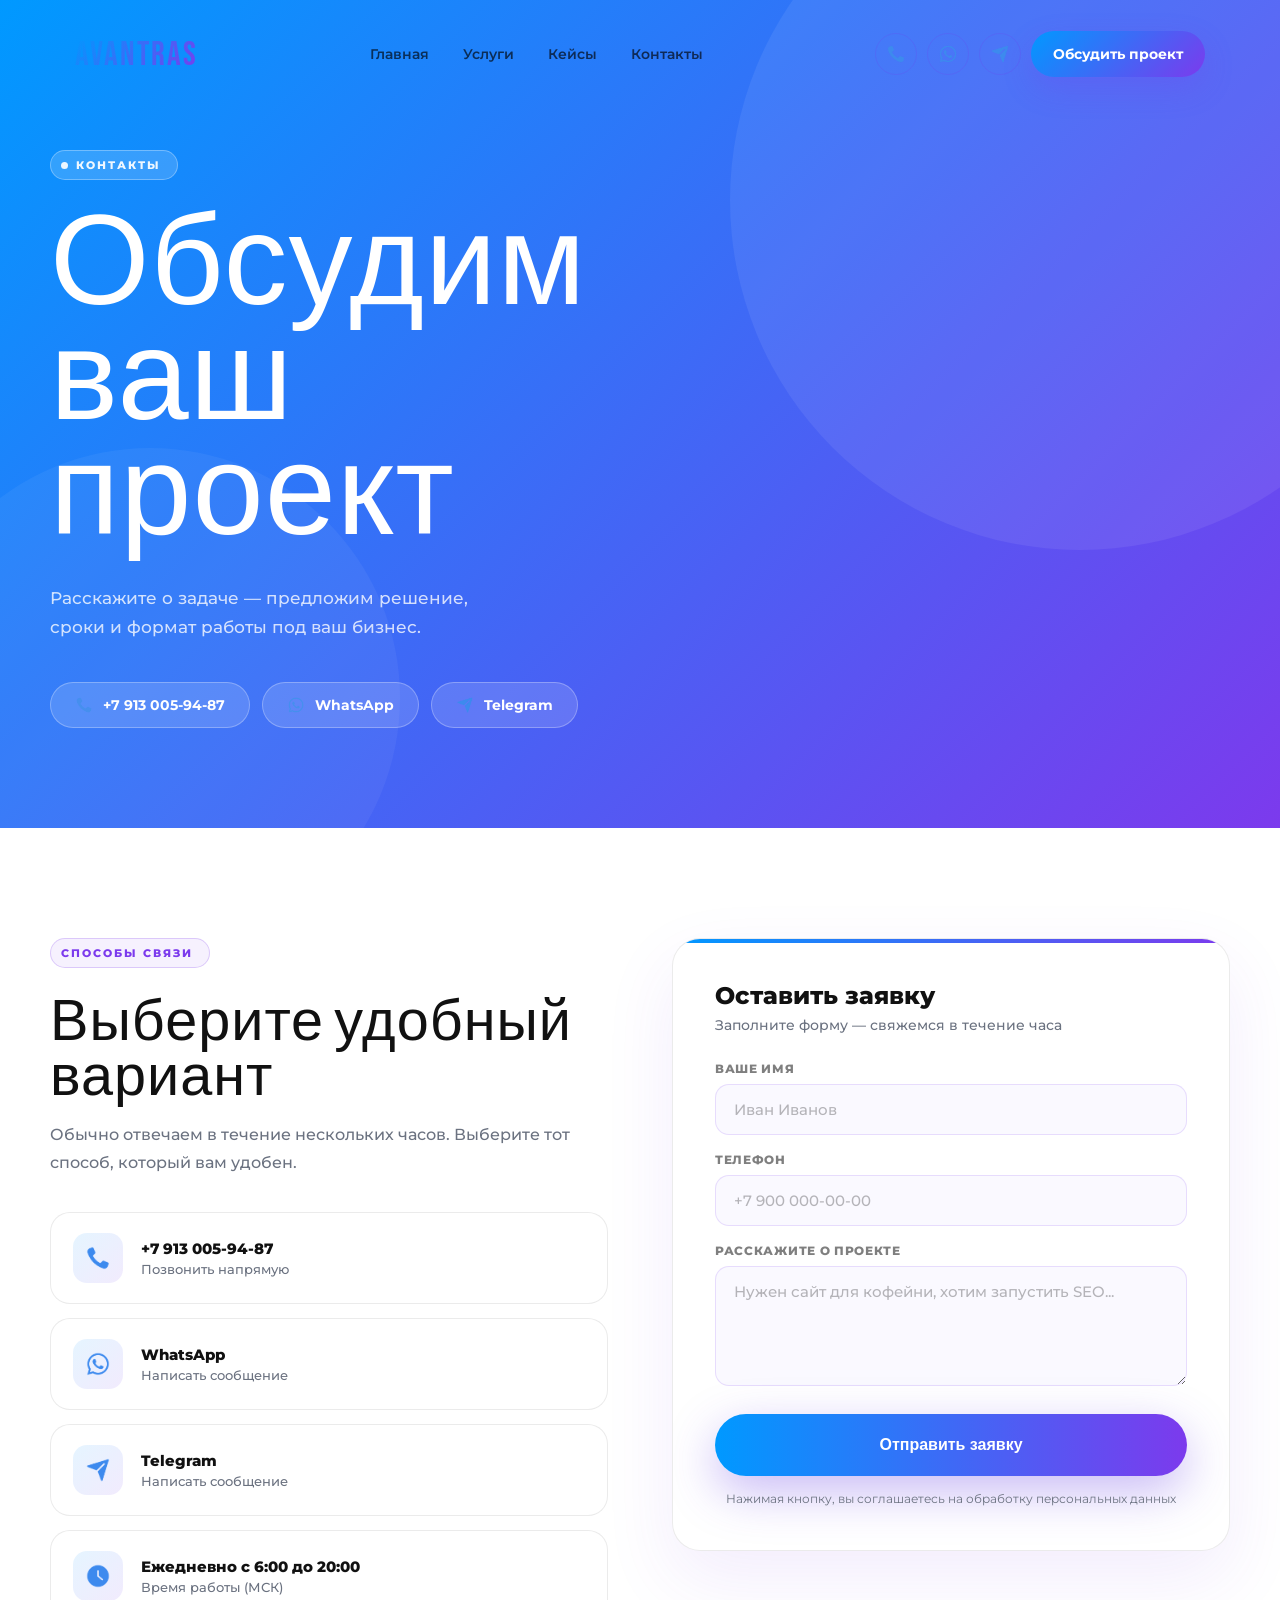
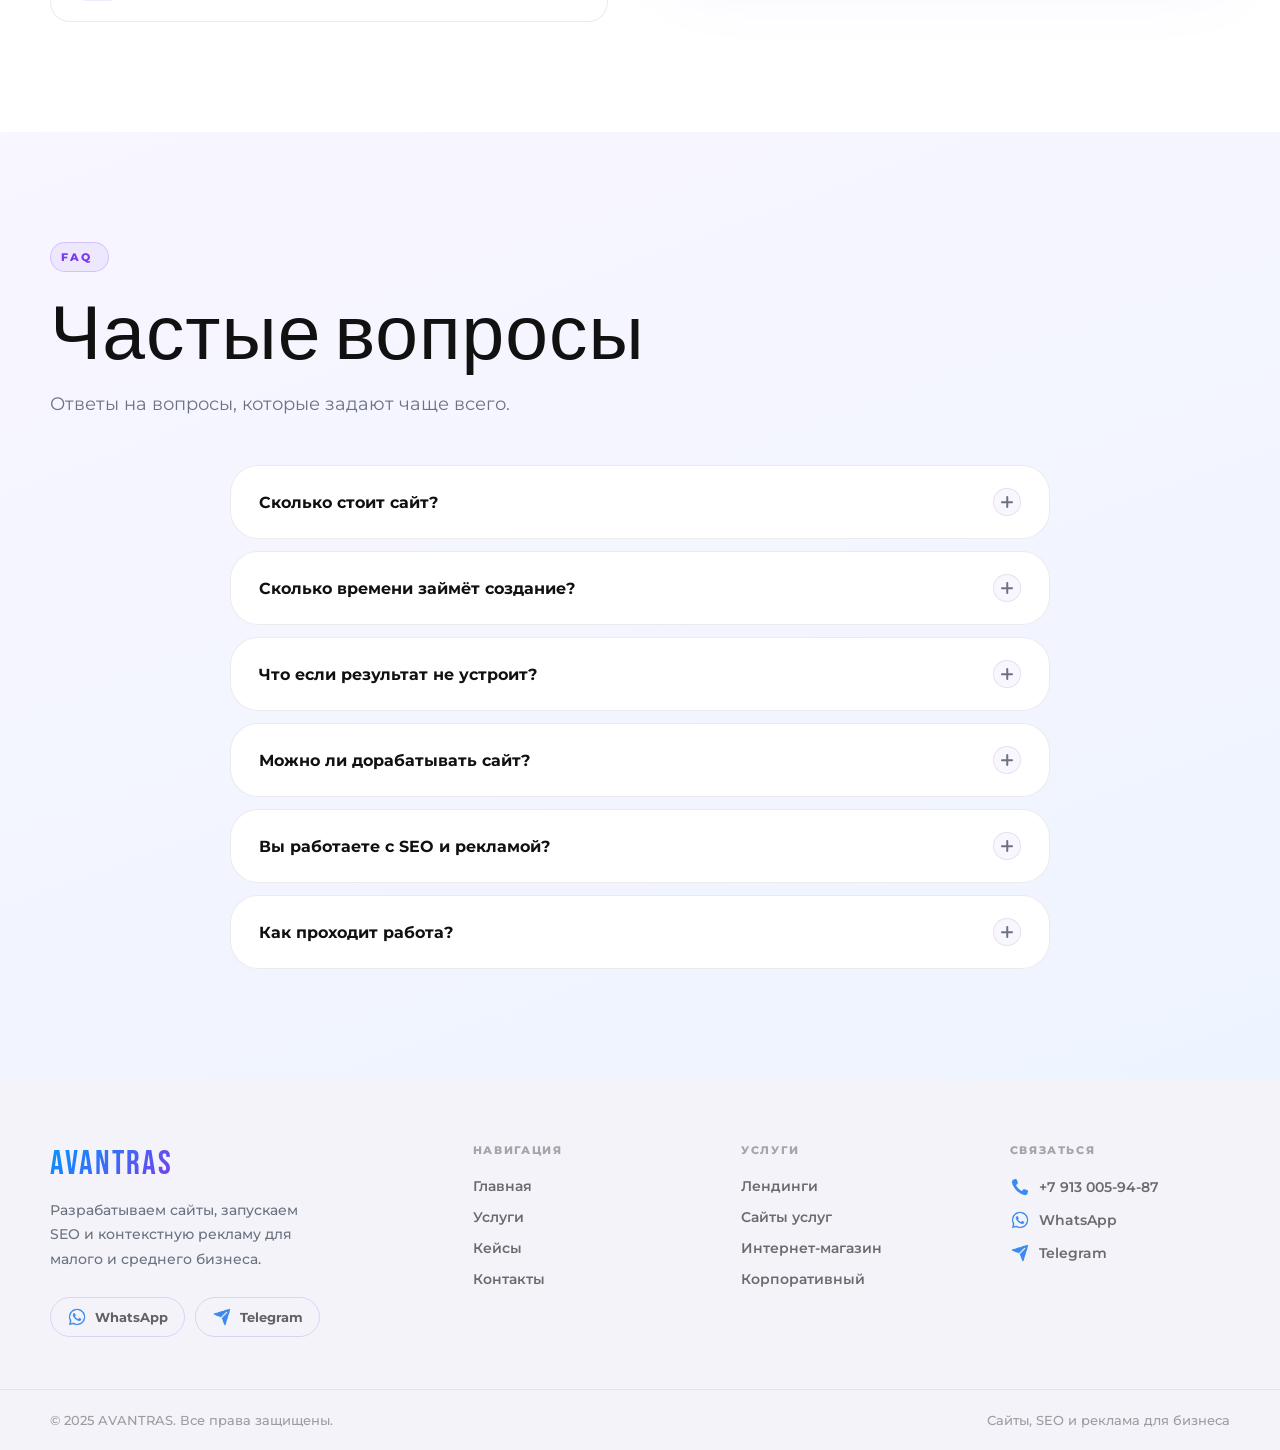
<file: contacts.html>
<!DOCTYPE html>
<html lang="ru">
<head>
  <meta charset="UTF-8" />
  <meta name="viewport" content="width=device-width, initial-scale=1.0"/>
  <title>Контакты — Avantras</title>

  <link rel="preconnect" href="https://fonts.googleapis.com">
  <link rel="preconnect" href="https://fonts.gstatic.com" crossorigin>
  <link href="https://fonts.googleapis.com/css2?family=Bebas+Neue&family=Montserrat:wght@400;500;600;700;800&display=swap" rel="stylesheet">

  <link rel="stylesheet" href="style.css">
</head>
<body>

<header class="header scrolled" id="header">
  <div class="container header-inner">
    <a href="index.html" class="logo">AVANTRAS</a>

    <nav class="nav" id="navMenu">
      <a href="index.html">Главная</a>
      <a href="services.html">Услуги</a>
      <a href="cases.html">Кейсы</a>
      <a href="contacts.html">Контакты</a>

      <div class="mobile-contacts">
        <a href="tel:+79130059487"><img src="flickoplay (11).png" alt="" class="icon-img"> +7 913 005-94-87</a>
        <a href="https://wa.me/79130059487" target="_blank"><img src="11.png" alt="" class="icon-img"> WhatsApp</a>
        <a href="https://t.me/DanilGlch" target="_blank"><img src="10.png" alt="" class="icon-img"> Telegram</a>
        <form class="nav-mini-form" id="navMiniForm">
          <p class="nav-mini-title">Оставить заявку</p>
          <input type="tel" class="nav-mini-input" name="phone" placeholder="+7 900 000-00-00" required />
          <button type="submit" class="nav-mini-btn">Перезвоните мне</button>
        </form>
      </div>
    </nav>

    <div class="header-actions">
      <a href="tel:+79130059487" class="header-icon phone" aria-label="Позвонить"><img src="flickoplay (11).png" alt="" class="icon-img"></a>
      <a href="https://wa.me/79130059487" target="_blank" class="header-icon wa" aria-label="WhatsApp"><img src="11.png" alt="" class="icon-img"></a>
      <a href="https://t.me/DanilGlch" target="_blank" class="header-icon tg" aria-label="Telegram"><img src="10.png" alt="" class="icon-img"></a>
      <a href="#contact-form" class="header-btn desktop-btn">Обсудить проект</a>

      <a href="tel:+79130059487" class="mobile-call" aria-label="Позвонить"><img src="flickoplay (11).png" alt="" class="icon-img"></a>
      <button class="burger" id="burgerBtn" aria-label="Открыть меню">
        <span></span>
        <span></span>
        <span></span>
      </button>
    </div>
  </div>
</header>

<!-- ── HERO ──────────────────────────────────────────────── -->
<section class="contacts-hero">
  <div class="container">
    <div class="contacts-hero-inner reveal active">
      <span class="eyebrow contacts-eyebrow"><span class="eyebrow-dot"></span>КОНТАКТЫ</span>
      <h1 class="contacts-h1">Обсудим<br>ваш<br>проект</h1>
      <p class="contacts-hero-sub">
        Расскажите о задаче — предложим решение,<br>
        сроки и формат работы под ваш бизнес.
      </p>
      <div class="contacts-hero-links">
        <a href="tel:+79130059487" class="contacts-hero-link">
          <img src="flickoplay (11).png" alt="" class="icon-img"> +7 913 005-94-87
        </a>
        <a href="https://wa.me/79130059487" target="_blank" class="contacts-hero-link">
          <img src="11.png" alt="" class="icon-img"> WhatsApp
        </a>
        <a href="https://t.me/DanilGlch" target="_blank" class="contacts-hero-link">
          <img src="10.png" alt="" class="icon-img"> Telegram
        </a>
      </div>
    </div>
  </div>
</section>

<!-- ── CONTACT INFO + FORM ────────────────────────────────── -->
<section class="section" id="contact-form">
  <div class="container">
    <div class="contacts-grid">

      <div class="contacts-info reveal">
        <span class="eyebrow">СПОСОБЫ СВЯЗИ</span>
        <h2 class="contacts-info-h2">Выберите удобный вариант</h2>
        <p class="contacts-info-sub">
          Обычно отвечаем в течение нескольких часов.
          Выберите тот способ, который вам удобен.
        </p>

        <div class="contact-methods">

          <a href="tel:+79130059487" class="contact-method">
            <div class="cm-icon"><img src="flickoplay (11).png" alt="" class="icon-img"></div>
            <div class="cm-text">
              <strong>+7 913 005-94-87</strong>
              <span>Позвонить напрямую</span>
            </div>
          </a>

          <a href="https://wa.me/79130059487" target="_blank" class="contact-method">
            <div class="cm-icon"><img src="11.png" alt="" class="icon-img"></div>
            <div class="cm-text">
              <strong>WhatsApp</strong>
              <span>Написать сообщение</span>
            </div>
          </a>

          <a href="https://t.me/DanilGlch" target="_blank" class="contact-method">
            <div class="cm-icon"><img src="10.png" alt="" class="icon-img"></div>
            <div class="cm-text">
              <strong>Telegram</strong>
              <span>Написать сообщение</span>
            </div>
          </a>

          <div class="contact-method cm-static">
            <div class="cm-icon"><img src="flickoplay (12).png" alt="" class="icon-img"></div>
            <div class="cm-text">
              <strong>Ежедневно с 6:00 до 20:00</strong>
              <span>Время работы (МСК)</span>
            </div>
          </div>

        </div>
      </div>

      <div class="contacts-form-wrap reveal">
        <form class="contact-form" id="contactForm">
          <div class="cf-head">
            <h3>Оставить заявку</h3>
            <p>Заполните форму — свяжемся в течение часа</p>
          </div>

          <div class="form-group">
            <label class="form-label">Ваше имя</label>
            <input type="text" class="form-input" name="name" placeholder="Иван Иванов" required />
          </div>

          <div class="form-group">
            <label class="form-label">Телефон</label>
            <input type="tel" class="form-input" name="phone" placeholder="+7 900 000-00-00" required />
          </div>

          <div class="form-group">
            <label class="form-label">Расскажите о проекте</label>
            <textarea class="form-textarea" name="message" placeholder="Нужен сайт для кофейни, хотим запустить SEO..." rows="4"></textarea>
          </div>

          <button type="submit" class="btn primary form-submit">Отправить заявку</button>

          <p class="form-note">Нажимая кнопку, вы соглашаетесь на обработку персональных данных</p>
        </form>
      </div>

    </div>
  </div>
</section>

<!-- ── FAQ ────────────────────────────────────────────────── -->
<section class="section soft">
  <div class="container">
    <div class="section-head reveal">
      <span class="eyebrow">FAQ</span>
      <h2>Частые вопросы</h2>
      <p>Ответы на вопросы, которые задают чаще всего.</p>
    </div>

    <div class="faq-list">

      <div class="faq-item reveal">
        <button class="faq-q">Сколько стоит сайт?<span class="faq-icon"></span></button>
        <div class="faq-a"><p>Зависит от типа и объёма проекта. Лендинги — от 15 000 ₽, корпоративные сайты — от 35 000 ₽. Итоговую цену обсуждаем после брифа.</p></div>
      </div>

      <div class="faq-item reveal">
        <button class="faq-q">Сколько времени займёт создание?<span class="faq-icon"></span></button>
        <div class="faq-a"><p>Лендинг — от 2 до 4 дней. Корпоративный сайт — 5–8 дней. Сроки зависят от сложности и скорости согласования.</p></div>
      </div>

      <div class="faq-item reveal">
        <button class="faq-q">Что если результат не устроит?<span class="faq-icon"></span></button>
        <div class="faq-a"><p>Мы работаем по принципу: сначала результат — потом оплата. Вы не платите, пока сайт вас не устраивает.</p></div>
      </div>

      <div class="faq-item reveal">
        <button class="faq-q">Можно ли дорабатывать сайт?<span class="faq-icon"></span></button>
        <div class="faq-a"><p>Да, сайт можно обновлять и развивать в любое время. Мы остаёмся на связи после запуска.</p></div>
      </div>

      <div class="faq-item reveal">
        <button class="faq-q">Вы работаете с SEO и рекламой?<span class="faq-icon"></span></button>
        <div class="faq-a"><p>Да, помимо сайтов мы занимаемся SEO-продвижением и контекстной рекламой в Яндекс.</p></div>
      </div>

      <div class="faq-item reveal">
        <button class="faq-q">Как проходит работа?<span class="faq-icon"></span></button>
        <div class="faq-a"><p>Обсуждаем задачу → анализируем нишу → структура и дизайн → разработка → правки → запуск. На каждом этапе вы видите прогресс.</p></div>
      </div>

    </div>
  </div>
</section>

<!-- ── FOOTER ─────────────────────────────────────────────── -->
<footer class="footer">
  <div class="footer-top">
    <div class="container footer-top-inner">
      <div class="footer-brand">
        <a href="index.html" class="logo">AVANTRAS</a>
        <p>Разрабатываем сайты, запускаем SEO и контекстную рекламу для малого и среднего бизнеса.</p>
        <div class="footer-socials">
          <a href="https://wa.me/79130059487" target="_blank" class="footer-social-btn"><img src="11.png" alt="" class="icon-img"> WhatsApp</a>
          <a href="https://t.me/DanilGlch" target="_blank" class="footer-social-btn"><img src="10.png" alt="" class="icon-img"> Telegram</a>
        </div>
      </div>
      <div class="footer-col">
        <div class="footer-col-title">Навигация</div>
        <div class="footer-links">
          <a href="index.html">Главная</a>
          <a href="services.html">Услуги</a>
          <a href="cases.html">Кейсы</a>
          <a href="contacts.html">Контакты</a>
        </div>
      </div>
      <div class="footer-col">
        <div class="footer-col-title">Услуги</div>
        <div class="footer-links">
          <a href="services.html#landing">Лендинги</a>
          <a href="services.html#multipage">Сайты услуг</a>
          <a href="services.html#shop">Интернет-магазин</a>
          <a href="services.html#corporate">Корпоративный</a>
        </div>
      </div>
      <div class="footer-col">
        <div class="footer-col-title">Связаться</div>
        <div class="footer-links">
          <a href="tel:+79130059487"><img src="flickoplay (11).png" alt="" class="icon-img"> +7 913 005-94-87</a>
          <a href="https://wa.me/79130059487" target="_blank"><img src="11.png" alt="" class="icon-img"> WhatsApp</a>
          <a href="https://t.me/DanilGlch" target="_blank"><img src="10.png" alt="" class="icon-img"> Telegram</a>
        </div>
      </div>
    </div>
  </div>
  <div class="footer-bottom">
    <div class="container footer-bottom-inner">
      <p>© 2025 AVANTRAS. Все права защищены.</p>
      <p>Сайты, SEO и реклама для бизнеса</p>
    </div>
  </div>
</footer>

<script src="script.js"></script>
</body>
</html>
</file>
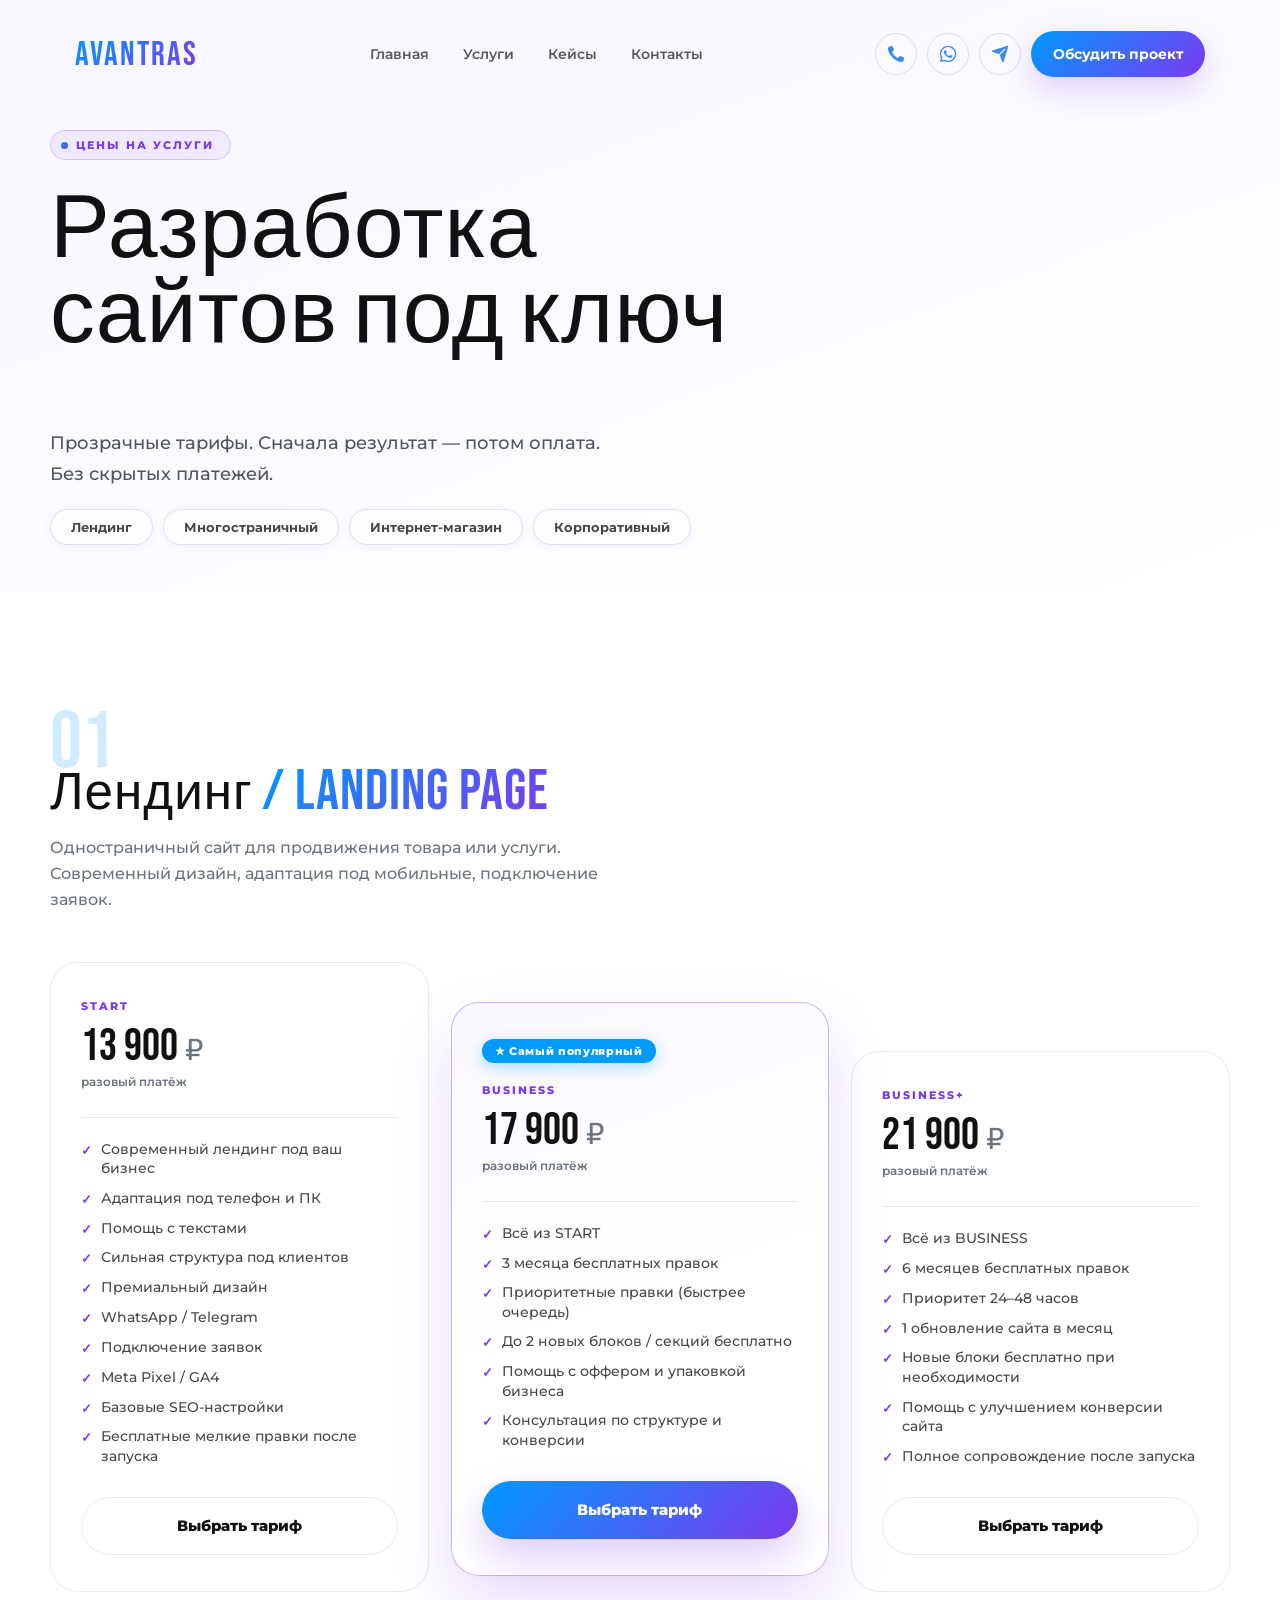
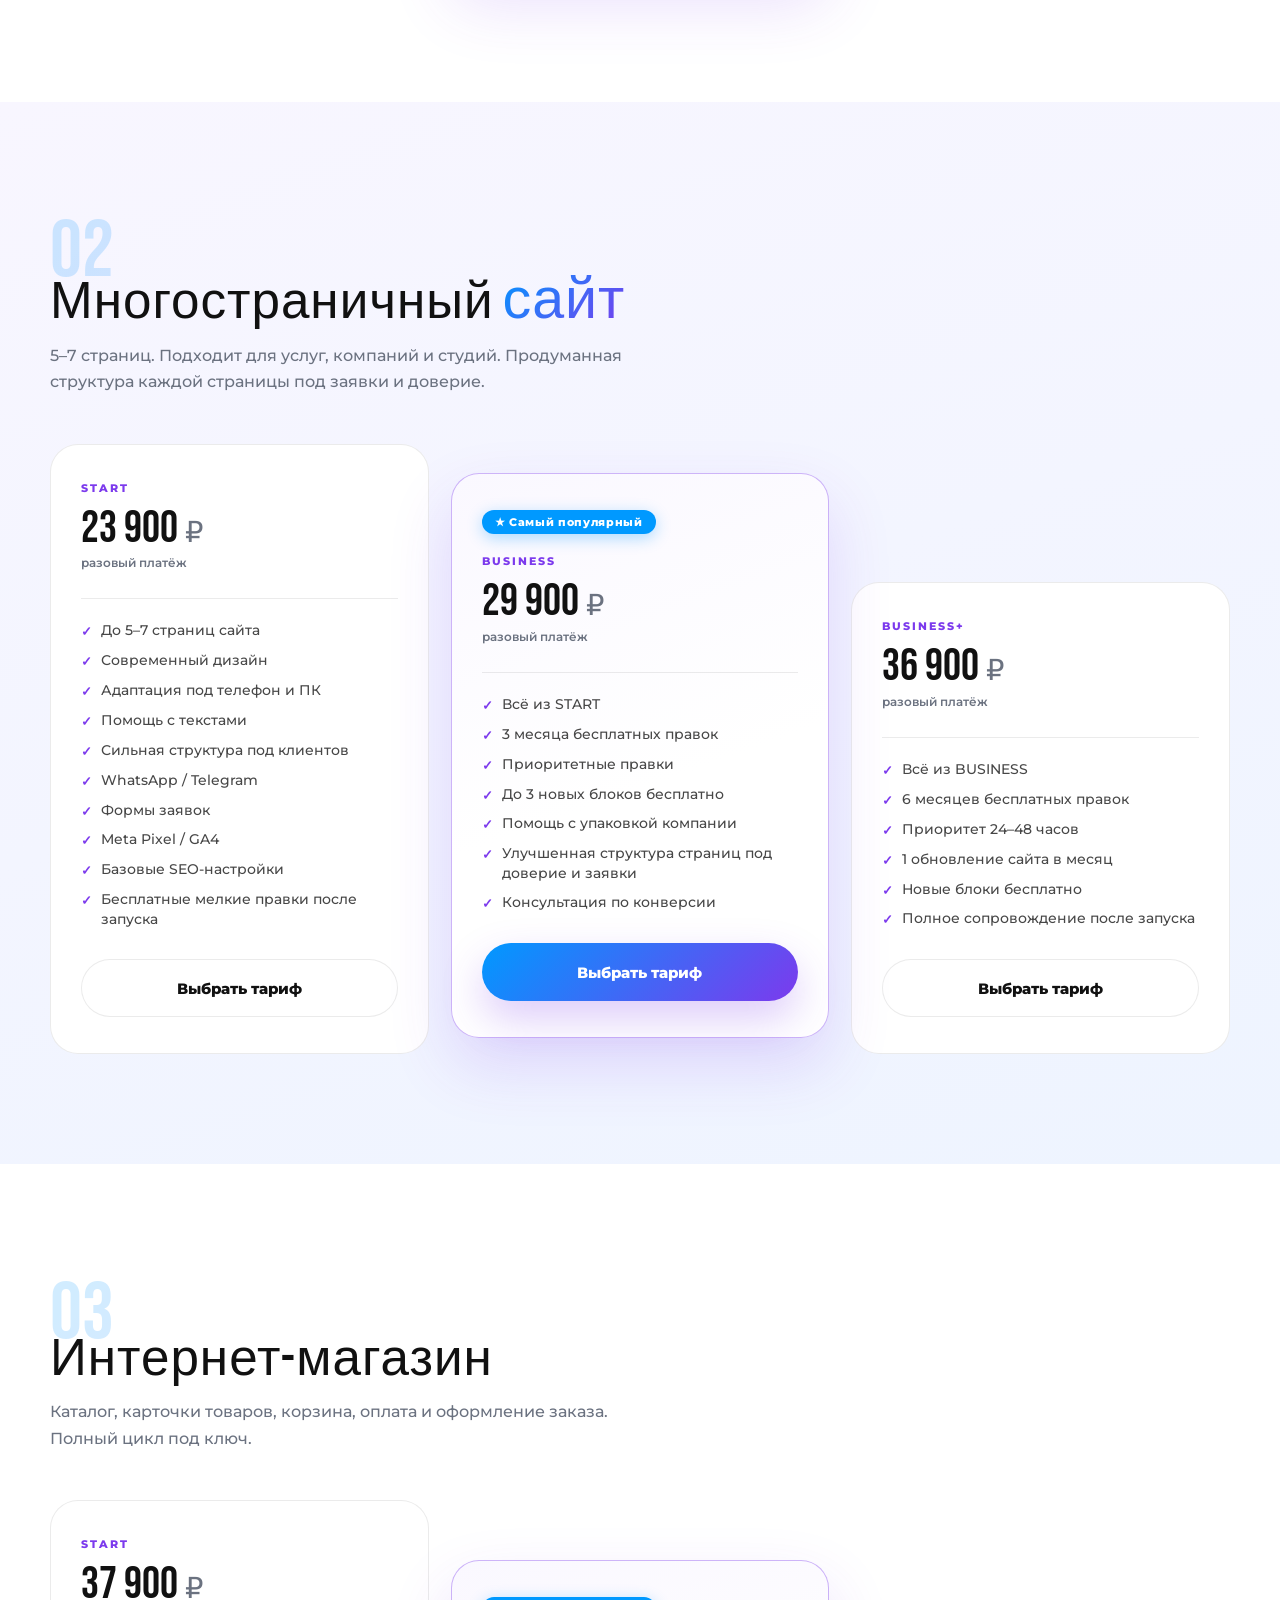
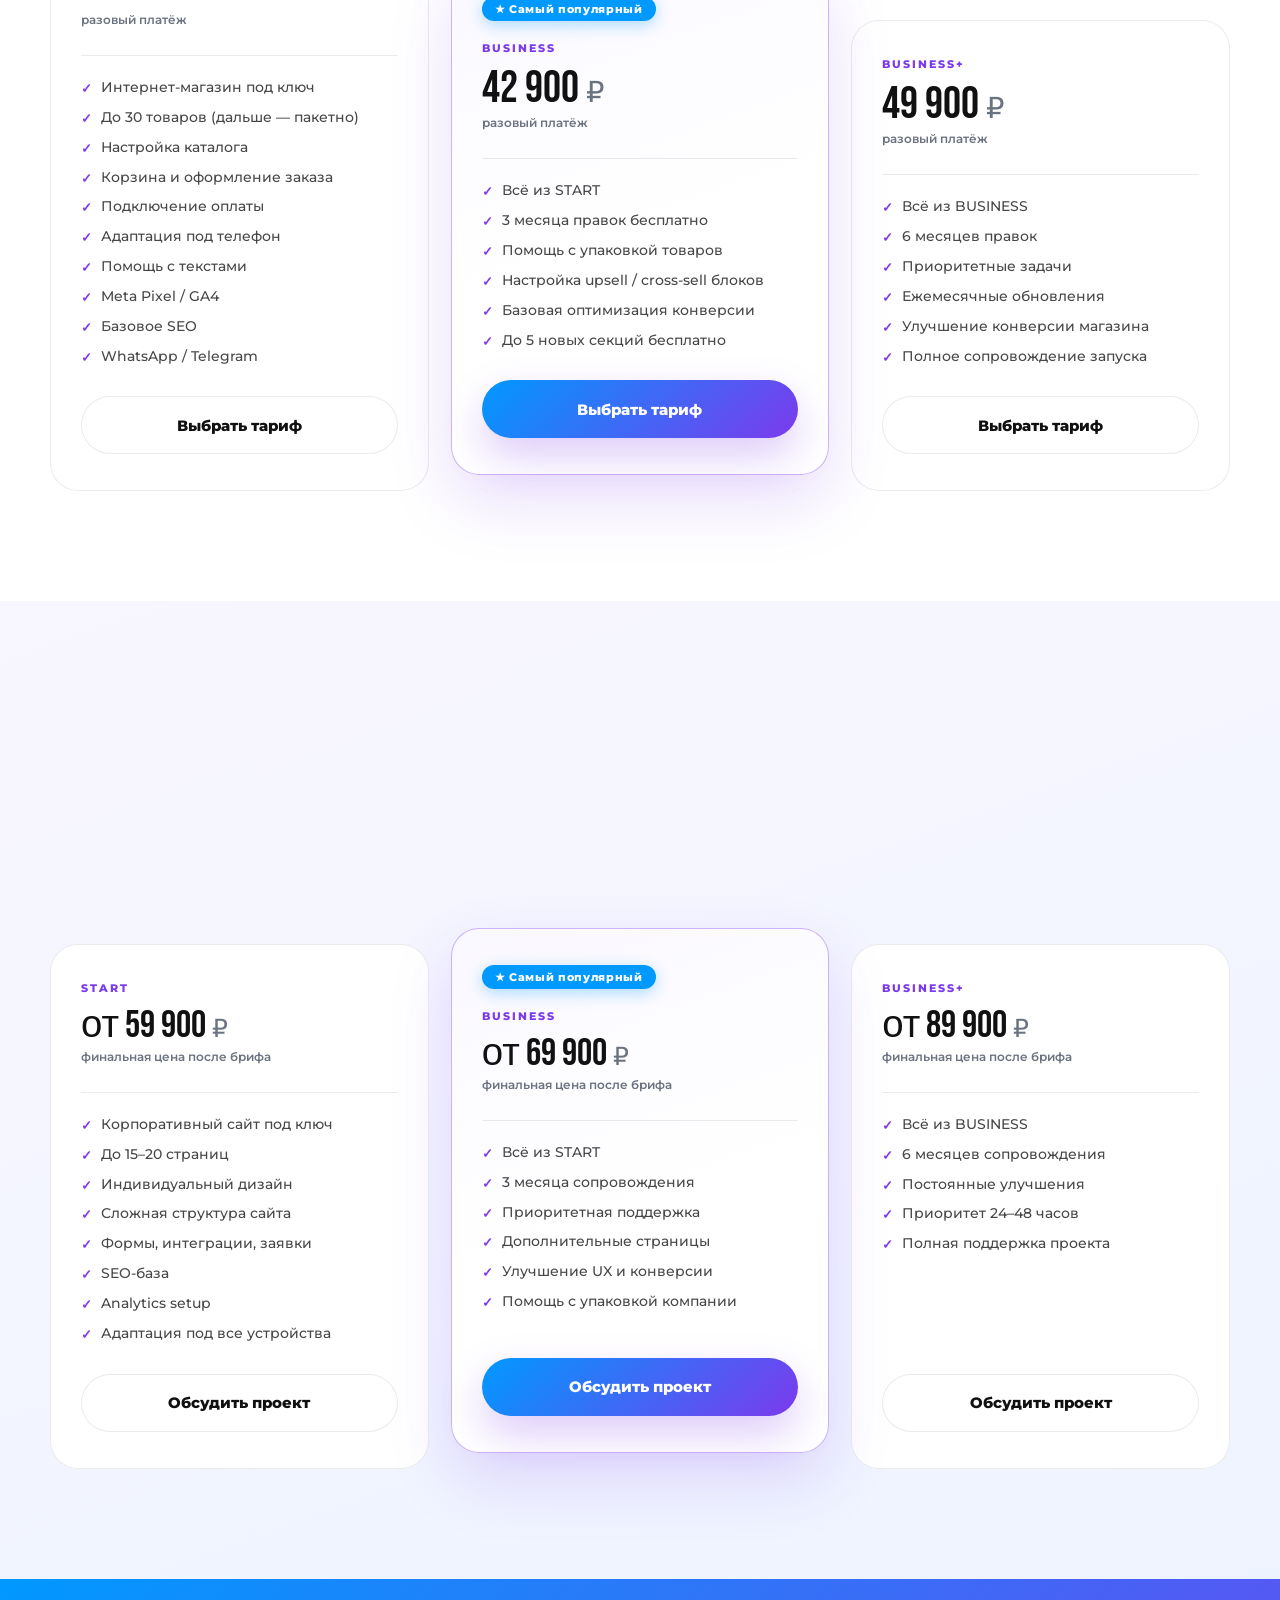
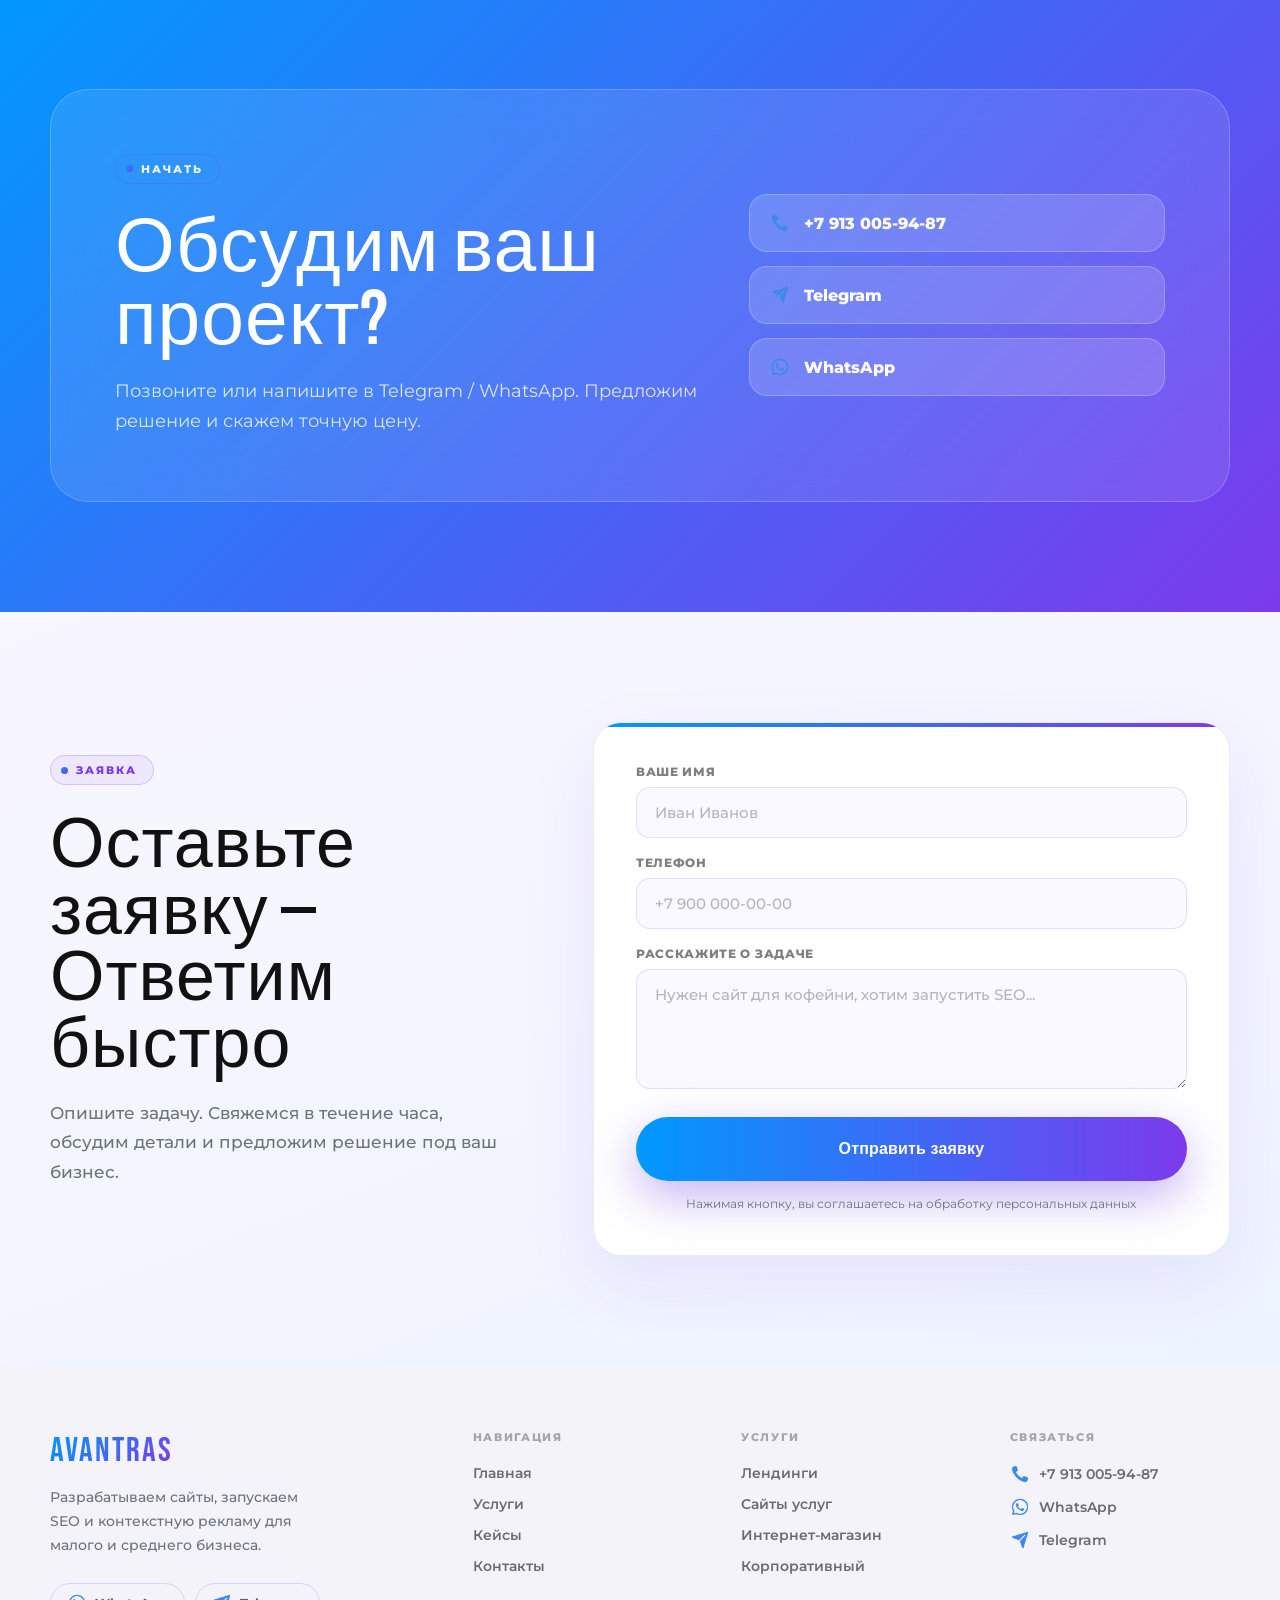
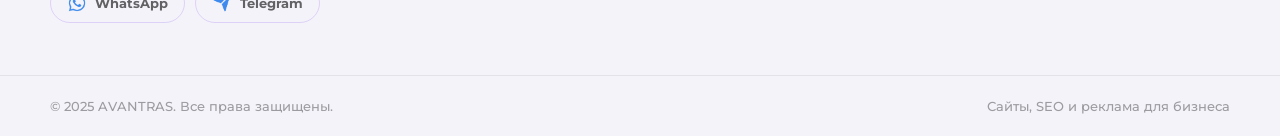
<file: services.html>
<!DOCTYPE html>
<html lang="ru">
<head>
  <meta charset="UTF-8" />
  <meta name="viewport" content="width=device-width, initial-scale=1.0" />
  <title>Цены на услуги — Avantras</title>

  <link rel="preconnect" href="https://fonts.googleapis.com">
  <link rel="preconnect" href="https://fonts.gstatic.com" crossorigin>
  <link href="https://fonts.googleapis.com/css2?family=Bebas+Neue&family=Montserrat:wght@400;500;600;700;800&display=swap" rel="stylesheet">

  <link rel="stylesheet" href="style.css" />
</head>
<body>

<header class="header scrolled" id="header">
  <div class="container header-inner">
    <a href="index.html" class="logo">AVANTRAS</a>

    <nav class="nav" id="navMenu">
      <a href="index.html">Главная</a>
      <a href="services.html">Услуги</a>
      <a href="cases.html">Кейсы</a>
      <a href="contacts.html">Контакты</a>

      <div class="mobile-contacts">
        <a href="tel:+79130059487"><img src="flickoplay (11).png" alt="" class="icon-img"> +7 913 005-94-87</a>
        <a href="https://wa.me/79130059487" target="_blank"><img src="11.png" alt="" class="icon-img"> WhatsApp</a>
        <a href="https://t.me/DanilGlch" target="_blank"><img src="10.png" alt="" class="icon-img"> Telegram</a>
        <form class="nav-mini-form" id="navMiniForm">
          <p class="nav-mini-title">Оставить заявку</p>
          <input type="tel" class="nav-mini-input" name="phone" placeholder="+7 900 000-00-00" required />
          <button type="submit" class="nav-mini-btn">Перезвоните мне</button>
        </form>
      </div>
    </nav>

    <div class="header-actions">
      <a href="tel:+79130059487" class="header-icon phone" aria-label="Позвонить"><img src="flickoplay (11).png" alt="" class="icon-img"></a>
      <a href="https://wa.me/79130059487" target="_blank" class="header-icon wa" aria-label="WhatsApp"><img src="11.png" alt="" class="icon-img"></a>
      <a href="https://t.me/DanilGlch" target="_blank" class="header-icon tg" aria-label="Telegram"><img src="10.png" alt="" class="icon-img"></a>
      <a href="contacts.html" class="header-btn desktop-btn">Обсудить проект</a>

      <a href="tel:+79130059487" class="mobile-call" aria-label="Позвонить"><img src="flickoplay (11).png" alt="" class="icon-img"></a>
      <button class="burger" id="burgerBtn" aria-label="Открыть меню">
        <span></span>
        <span></span>
        <span></span>
      </button>
    </div>
  </div>
</header>

<main>

  <!-- HERO -->
  <section class="section page-hero">
    <div class="container">
      <div class="reveal active">
        <div class="eyebrow"><span class="eyebrow-dot"></span>ЦЕНЫ НА УСЛУГИ</div>
        <h1 style="font-family:'Bebas Neue',sans-serif; font-size:clamp(52px,7vw,96px); line-height:0.95; max-width:720px; margin-bottom:20px; letter-spacing:1px;">
          Разработка сайтов под ключ
        </h1>
        <p style="font-size:17.5px; color:#4b5563; max-width:560px; line-height:1.75; font-weight:500; margin-bottom:20px;">
          Прозрачные тарифы. Сначала результат — потом оплата. Без скрытых платежей.
        </p>
        <div class="pricing-nav">
          <a href="#landing" class="pricing-nav-btn">Лендинг</a>
          <a href="#multipage" class="pricing-nav-btn">Многостраничный</a>
          <a href="#shop" class="pricing-nav-btn">Интернет-магазин</a>
          <a href="#corporate" class="pricing-nav-btn">Корпоративный</a>
        </div>
      </div>
    </div>
  </section>

  <!-- ── 01 ЛЕНДИНГ ─────────────────────────────────────── -->
  <section class="section" id="landing">
    <div class="container">

      <div class="pricing-section-head reveal">
        <div class="pricing-section-label">01</div>
        <h2>Лендинг <span class="accent-word">/ Landing Page</span></h2>
        <p>Одностраничный сайт для продвижения товара или услуги. Современный дизайн, адаптация под мобильные, подключение заявок.</p>
      </div>

      <div class="pricing-grid">

        <div class="pricing-card reveal">
          <div class="pricing-tier">START</div>
          <div class="pricing-price">13 900 <span>₽</span></div>
          <div class="pricing-from">разовый платёж</div>
          <div class="pricing-divider"></div>
          <ul class="pricing-features">
            <li>Современный лендинг под ваш бизнес</li>
            <li>Адаптация под телефон и ПК</li>
            <li>Помощь с текстами</li>
            <li>Сильная структура под клиентов</li>
            <li>Премиальный дизайн</li>
            <li>WhatsApp / Telegram</li>
            <li>Подключение заявок</li>
            <li>Meta Pixel / GA4</li>
            <li>Базовые SEO-настройки</li>
            <li>Бесплатные мелкие правки после запуска</li>
          </ul>
          <a href="contacts.html" class="btn secondary">Выбрать тариф</a>
        </div>

        <div class="pricing-card popular reveal">
          <div class="popular-badge">★ Самый популярный</div>
          <div class="pricing-tier">BUSINESS</div>
          <div class="pricing-price">17 900 <span>₽</span></div>
          <div class="pricing-from">разовый платёж</div>
          <div class="pricing-divider"></div>
          <ul class="pricing-features">
            <li>Всё из START</li>
            <li>3 месяца бесплатных правок</li>
            <li>Приоритетные правки (быстрее очередь)</li>
            <li>До 2 новых блоков / секций бесплатно</li>
            <li>Помощь с оффером и упаковкой бизнеса</li>
            <li>Консультация по структуре и конверсии</li>
          </ul>
          <a href="contacts.html" class="btn primary">Выбрать тариф</a>
        </div>

        <div class="pricing-card reveal">
          <div class="pricing-tier">BUSINESS+</div>
          <div class="pricing-price">21 900 <span>₽</span></div>
          <div class="pricing-from">разовый платёж</div>
          <div class="pricing-divider"></div>
          <ul class="pricing-features">
            <li>Всё из BUSINESS</li>
            <li>6 месяцев бесплатных правок</li>
            <li>Приоритет 24–48 часов</li>
            <li>1 обновление сайта в месяц</li>
            <li>Новые блоки бесплатно при необходимости</li>
            <li>Помощь с улучшением конверсии сайта</li>
            <li>Полное сопровождение после запуска</li>
          </ul>
          <a href="contacts.html" class="btn secondary">Выбрать тариф</a>
        </div>

      </div>
    </div>
  </section>

  <!-- ── 02 МНОГОСТРАНИЧНЫЙ ──────────────────────────────── -->
  <section class="section soft" id="multipage">
    <div class="container">

      <div class="pricing-section-head reveal">
        <div class="pricing-section-label">02</div>
        <h2>Многостраничный <span class="accent-word">сайт</span></h2>
        <p>5–7 страниц. Подходит для услуг, компаний и студий. Продуманная структура каждой страницы под заявки и доверие.</p>
      </div>

      <div class="pricing-grid">

        <div class="pricing-card reveal">
          <div class="pricing-tier">START</div>
          <div class="pricing-price">23 900 <span>₽</span></div>
          <div class="pricing-from">разовый платёж</div>
          <div class="pricing-divider"></div>
          <ul class="pricing-features">
            <li>До 5–7 страниц сайта</li>
            <li>Современный дизайн</li>
            <li>Адаптация под телефон и ПК</li>
            <li>Помощь с текстами</li>
            <li>Сильная структура под клиентов</li>
            <li>WhatsApp / Telegram</li>
            <li>Формы заявок</li>
            <li>Meta Pixel / GA4</li>
            <li>Базовые SEO-настройки</li>
            <li>Бесплатные мелкие правки после запуска</li>
          </ul>
          <a href="contacts.html" class="btn secondary">Выбрать тариф</a>
        </div>

        <div class="pricing-card popular reveal">
          <div class="popular-badge">★ Самый популярный</div>
          <div class="pricing-tier">BUSINESS</div>
          <div class="pricing-price">29 900 <span>₽</span></div>
          <div class="pricing-from">разовый платёж</div>
          <div class="pricing-divider"></div>
          <ul class="pricing-features">
            <li>Всё из START</li>
            <li>3 месяца бесплатных правок</li>
            <li>Приоритетные правки</li>
            <li>До 3 новых блоков бесплатно</li>
            <li>Помощь с упаковкой компании</li>
            <li>Улучшенная структура страниц под доверие и заявки</li>
            <li>Консультация по конверсии</li>
          </ul>
          <a href="contacts.html" class="btn primary">Выбрать тариф</a>
        </div>

        <div class="pricing-card reveal">
          <div class="pricing-tier">BUSINESS+</div>
          <div class="pricing-price">36 900 <span>₽</span></div>
          <div class="pricing-from">разовый платёж</div>
          <div class="pricing-divider"></div>
          <ul class="pricing-features">
            <li>Всё из BUSINESS</li>
            <li>6 месяцев бесплатных правок</li>
            <li>Приоритет 24–48 часов</li>
            <li>1 обновление сайта в месяц</li>
            <li>Новые блоки бесплатно</li>
            <li>Полное сопровождение после запуска</li>
          </ul>
          <a href="contacts.html" class="btn secondary">Выбрать тариф</a>
        </div>

      </div>
    </div>
  </section>

  <!-- ── 03 ИНТЕРНЕТ-МАГАЗИН ────────────────────────────── -->
  <section class="section" id="shop">
    <div class="container">

      <div class="pricing-section-head reveal">
        <div class="pricing-section-label">03</div>
        <h2>Интернет-магазин</h2>
        <p>Каталог, карточки товаров, корзина, оплата и оформление заказа. Полный цикл под ключ.</p>
      </div>

      <div class="pricing-grid">

        <div class="pricing-card reveal">
          <div class="pricing-tier">START</div>
          <div class="pricing-price">37 900 <span>₽</span></div>
          <div class="pricing-from">разовый платёж</div>
          <div class="pricing-divider"></div>
          <ul class="pricing-features">
            <li>Интернет-магазин под ключ</li>
            <li>До 30 товаров (дальше — пакетно)</li>
            <li>Настройка каталога</li>
            <li>Корзина и оформление заказа</li>
            <li>Подключение оплаты</li>
            <li>Адаптация под телефон</li>
            <li>Помощь с текстами</li>
            <li>Meta Pixel / GA4</li>
            <li>Базовое SEO</li>
            <li>WhatsApp / Telegram</li>
          </ul>
          <a href="contacts.html" class="btn secondary">Выбрать тариф</a>
        </div>

        <div class="pricing-card popular reveal">
          <div class="popular-badge">★ Самый популярный</div>
          <div class="pricing-tier">BUSINESS</div>
          <div class="pricing-price">42 900 <span>₽</span></div>
          <div class="pricing-from">разовый платёж</div>
          <div class="pricing-divider"></div>
          <ul class="pricing-features">
            <li>Всё из START</li>
            <li>3 месяца правок бесплатно</li>
            <li>Помощь с упаковкой товаров</li>
            <li>Настройка upsell / cross-sell блоков</li>
            <li>Базовая оптимизация конверсии</li>
            <li>До 5 новых секций бесплатно</li>
          </ul>
          <a href="contacts.html" class="btn primary">Выбрать тариф</a>
        </div>

        <div class="pricing-card reveal">
          <div class="pricing-tier">BUSINESS+</div>
          <div class="pricing-price">49 900 <span>₽</span></div>
          <div class="pricing-from">разовый платёж</div>
          <div class="pricing-divider"></div>
          <ul class="pricing-features">
            <li>Всё из BUSINESS</li>
            <li>6 месяцев правок</li>
            <li>Приоритетные задачи</li>
            <li>Ежемесячные обновления</li>
            <li>Улучшение конверсии магазина</li>
            <li>Полное сопровождение запуска</li>
          </ul>
          <a href="contacts.html" class="btn secondary">Выбрать тариф</a>
        </div>

      </div>
    </div>
  </section>

  <!-- ── 04 КОРПОРАТИВНЫЙ ───────────────────────────────── -->
  <section class="section soft" id="corporate">
    <div class="container">

      <div class="pricing-section-head reveal">
        <div class="pricing-section-label">04</div>
        <h2>Корпоративный <span class="accent-word">сайт</span></h2>
        <p>Много страниц, сложная логика, формы, интеграции. 15–20 страниц с индивидуальным дизайном под вашу компанию.</p>
      </div>

      <div class="pricing-grid">

        <div class="pricing-card reveal">
          <div class="pricing-tier">START</div>
          <div class="pricing-price" style="font-size:clamp(28px,3vw,42px);">от 59 900 <span>₽</span></div>
          <div class="pricing-from">финальная цена после брифа</div>
          <div class="pricing-divider"></div>
          <ul class="pricing-features">
            <li>Корпоративный сайт под ключ</li>
            <li>До 15–20 страниц</li>
            <li>Индивидуальный дизайн</li>
            <li>Сложная структура сайта</li>
            <li>Формы, интеграции, заявки</li>
            <li>SEO-база</li>
            <li>Analytics setup</li>
            <li>Адаптация под все устройства</li>
          </ul>
          <a href="contacts.html" class="btn secondary">Обсудить проект</a>
        </div>

        <div class="pricing-card popular reveal">
          <div class="popular-badge">★ Самый популярный</div>
          <div class="pricing-tier">BUSINESS</div>
          <div class="pricing-price" style="font-size:clamp(28px,3vw,42px);">от 69 900 <span>₽</span></div>
          <div class="pricing-from">финальная цена после брифа</div>
          <div class="pricing-divider"></div>
          <ul class="pricing-features">
            <li>Всё из START</li>
            <li>3 месяца сопровождения</li>
            <li>Приоритетная поддержка</li>
            <li>Дополнительные страницы</li>
            <li>Улучшение UX и конверсии</li>
            <li>Помощь с упаковкой компании</li>
          </ul>
          <a href="contacts.html" class="btn primary">Обсудить проект</a>
        </div>

        <div class="pricing-card reveal">
          <div class="pricing-tier">BUSINESS+</div>
          <div class="pricing-price" style="font-size:clamp(28px,3vw,42px);">от 89 900 <span>₽</span></div>
          <div class="pricing-from">финальная цена после брифа</div>
          <div class="pricing-divider"></div>
          <ul class="pricing-features">
            <li>Всё из BUSINESS</li>
            <li>6 месяцев сопровождения</li>
            <li>Постоянные улучшения</li>
            <li>Приоритет 24–48 часов</li>
            <li>Полная поддержка проекта</li>
          </ul>
          <a href="contacts.html" class="btn secondary">Обсудить проект</a>
        </div>

      </div>
    </div>
  </section>

  <!-- ── CTA ────────────────────────────────────────────── -->
  <section class="section contact">
    <div class="container contact-inner reveal">
      <div>
        <span class="eyebrow"><span class="eyebrow-dot"></span>НАЧАТЬ</span>
        <h2>Обсудим ваш проект?</h2>
        <p>Позвоните или напишите в Telegram / WhatsApp. Предложим решение и скажем точную цену.</p>
      </div>
      <div class="contact-card">
        <a href="tel:+79130059487"><img src="flickoplay (11).png" alt="" class="icon-img"> +7 913 005-94-87</a>
        <a href="https://t.me/DanilGlch" target="_blank"><img src="10.png" alt="" class="icon-img"> Telegram</a>
        <a href="https://wa.me/79130059487" target="_blank"><img src="11.png" alt="" class="icon-img"> WhatsApp</a>
      </div>
    </div>
  </section>

</main>

<!-- ── FEEDBACK FORM ────────────────────────────────────── -->
<section class="section feedback-section" id="feedback">
  <div class="container">
    <div class="feedback-inner">
      <div class="feedback-text reveal">
        <span class="eyebrow"><span class="eyebrow-dot"></span>ЗАЯВКА</span>
        <h2>Оставьте заявку —<br>Ответим быстро</h2>
        <p class="feedback-desc">Опишите задачу. Свяжемся в течение часа, обсудим детали и предложим решение под ваш бизнес.</p>
      </div>
      <div class="reveal">
        <form class="feedback-form" id="feedbackForm">
          <div class="form-group">
            <label class="form-label">Ваше имя</label>
            <input type="text" class="form-input" name="name" placeholder="Иван Иванов" required />
          </div>
          <div class="form-group">
            <label class="form-label">Телефон</label>
            <input type="tel" class="form-input" name="phone" placeholder="+7 900 000-00-00" required />
          </div>
          <div class="form-group">
            <label class="form-label">Расскажите о задаче</label>
            <textarea class="form-textarea" name="message" placeholder="Нужен сайт для кофейни, хотим запустить SEO..." rows="4"></textarea>
          </div>
          <button type="submit" class="btn primary form-submit">Отправить заявку</button>
          <p class="form-note">Нажимая кнопку, вы соглашаетесь на обработку персональных данных</p>
        </form>
      </div>
    </div>
  </div>
</section>

<footer class="footer">
  <div class="footer-top">
    <div class="container footer-top-inner">
      <div class="footer-brand">
        <a href="index.html" class="logo">AVANTRAS</a>
        <p>Разрабатываем сайты, запускаем SEO и контекстную рекламу для малого и среднего бизнеса.</p>
        <div class="footer-socials">
          <a href="https://wa.me/79130059487" target="_blank" class="footer-social-btn"><img src="11.png" alt="" class="icon-img"> WhatsApp</a>
          <a href="https://t.me/DanilGlch" target="_blank" class="footer-social-btn"><img src="10.png" alt="" class="icon-img"> Telegram</a>
        </div>
      </div>
      <div class="footer-col">
        <div class="footer-col-title">Навигация</div>
        <div class="footer-links">
          <a href="index.html">Главная</a>
          <a href="services.html">Услуги</a>
          <a href="cases.html">Кейсы</a>
          <a href="contacts.html">Контакты</a>
        </div>
      </div>
      <div class="footer-col">
        <div class="footer-col-title">Услуги</div>
        <div class="footer-links">
          <a href="services.html#landing">Лендинги</a>
          <a href="services.html#multipage">Сайты услуг</a>
          <a href="services.html#shop">Интернет-магазин</a>
          <a href="services.html#corporate">Корпоративный</a>
        </div>
      </div>
      <div class="footer-col">
        <div class="footer-col-title">Связаться</div>
        <div class="footer-links">
          <a href="tel:+79130059487"><img src="flickoplay (11).png" alt="" class="icon-img"> +7 913 005-94-87</a>
          <a href="https://wa.me/79130059487" target="_blank"><img src="11.png" alt="" class="icon-img"> WhatsApp</a>
          <a href="https://t.me/DanilGlch" target="_blank"><img src="10.png" alt="" class="icon-img"> Telegram</a>
        </div>
      </div>
    </div>
  </div>
  <div class="footer-bottom">
    <div class="container footer-bottom-inner">
      <p>© 2025 AVANTRAS. Все права защищены.</p>
      <p>Сайты, SEO и реклама для бизнеса</p>
    </div>
  </div>
</footer>

<script src="script.js"></script>
</body>
</html>
</file>
<file: style.css>
:root {
  --bg: #ffffff;
  --text: #111111;
  --accent: #0099ff;
  --accent2: #7c3aed;
  --muted: #6b7280;
  --line: rgba(0, 0, 0, 0.08);
  --section: #f8f6ff;
  --radius: 28px;
  --shadow: 0 24px 70px rgba(124, 58, 237, 0.10);
  --gradient: linear-gradient(135deg, #0099ff 0%, #7c3aed 100%);
}

* {
  box-sizing: border-box;
  margin: 0;
  padding: 0;
}

html {
  scroll-behavior: smooth;
}

body {
  font-family: "Montserrat", sans-serif;
  background: var(--bg);
  color: var(--text);
  overflow-x: hidden;
}

a {
  color: inherit;
  text-decoration: none;
}

.container {
  width: min(1180px, calc(100% - 40px));
  margin: 0 auto;
}

/* ── HEADER ────────────────────────────────────────────── */

.header {
  position: fixed;
  top: 18px;
  left: 0;
  width: 100%;
  z-index: 100;
  transition: 0.35s ease;
}

.header.scrolled .header-inner {
  background: rgba(255, 255, 255, 0.88);
  backdrop-filter: blur(22px);
  border-color: rgba(124, 58, 237, 0.14);
  box-shadow: 0 18px 50px rgba(124, 58, 237, 0.07);
}

.header-inner {
  height: 72px;
  padding: 0 24px;
  border: 1px solid transparent;
  border-radius: 999px;
  display: flex;
  align-items: center;
  justify-content: space-between;
  transition: 0.35s ease;
}

.logo {
  font-family: "Bebas Neue", sans-serif;
  font-size: 34px;
  letter-spacing: 2px;
  background: var(--gradient);
  -webkit-background-clip: text;
  -webkit-text-fill-color: transparent;
  background-clip: text;
}

.nav {
  display: flex;
  gap: 34px;
  font-size: 14px;
  font-weight: 600;
}

.nav a {
  color: rgba(0, 0, 0, 0.65);
  transition: 0.25s ease;
}

.nav a:hover {
  color: var(--accent2);
}

.header-btn {
  padding: 14px 22px;
  border-radius: 999px;
  background: var(--gradient);
  color: #ffffff;
  font-size: 14px;
  font-weight: 700;
  box-shadow: 0 12px 30px rgba(124, 58, 237, 0.22);
  transition: 0.25s ease;
}

.header-btn:hover {
  transform: translateY(-2px);
  box-shadow: 0 18px 40px rgba(124, 58, 237, 0.32);
}

/* ── HERO ──────────────────────────────────────────────── */

.hero {
  min-height: 88vh;
  padding: 150px 0 90px;
  position: relative;
  overflow: hidden;
}

/* blue blob — top right */
.hero::before {
  content: "";
  position: absolute;
  width: 680px;
  height: 680px;
  right: -140px;
  top: 20px;
  background: radial-gradient(circle, rgba(0, 153, 255, 0.22), transparent 65%);
  pointer-events: none;
  filter: blur(40px);
  z-index: 0;
}

/* purple blob — bottom left */
.hero::after {
  content: "";
  position: absolute;
  width: 480px;
  height: 480px;
  left: -80px;
  bottom: 40px;
  background: radial-gradient(circle, rgba(124, 58, 237, 0.16), transparent 65%);
  pointer-events: none;
  filter: blur(40px);
  z-index: 0;
}

.hero-inner {
  display: grid;
  grid-template-columns: 1.05fr 0.95fr;
  align-items: center;
  gap: 70px;
  position: relative;
  z-index: 1;
}

.eyebrow {
  display: inline-flex;
  align-items: center;
  gap: 8px;
  background: rgba(124, 58, 237, 0.07);
  border: 1px solid rgba(124, 58, 237, 0.22);
  border-radius: 999px;
  padding: 7px 16px 7px 10px;
  font-size: 11px;
  font-weight: 800;
  letter-spacing: 0.18em;
  text-transform: uppercase;
  margin-bottom: 28px;
  color: var(--accent2);
}

.eyebrow-dot {
  width: 7px;
  height: 7px;
  border-radius: 50%;
  background: var(--gradient);
  flex-shrink: 0;
  animation: pulse-dot 2.2s ease-in-out infinite;
}

@keyframes pulse-dot {
  0%, 100% { opacity: 1; transform: scale(1); box-shadow: 0 0 0 0 rgba(124, 58, 237, 0.4); }
  50% { opacity: 0.75; transform: scale(0.9); box-shadow: 0 0 0 4px rgba(124, 58, 237, 0); }
}

h1,
h2 {
  font-family: "Bebas Neue", sans-serif;
  font-weight: 400;
  line-height: 0.95;
  letter-spacing: 1px;
}

h1 {
  min-height: 190px;
  font-size: clamp(58px, 8vw, 106px);
  max-width: 720px;
}

.cursor {
  color: var(--accent2);
  animation: blink 0.8s infinite;
}

@keyframes blink {
  0%, 45% { opacity: 1; }
  46%, 100% { opacity: 0; }
}

.hero-text {
  max-width: 580px;
  margin-top: 22px;
  color: #4b5563;
  font-size: 17.5px;
  line-height: 1.75;
  font-weight: 500;
}

.hero-actions {
  display: flex;
  gap: 14px;
  margin-top: 34px;
  flex-wrap: wrap;
}

.btn {
  display: inline-flex;
  align-items: center;
  justify-content: center;
  min-height: 58px;
  padding: 0 28px;
  border-radius: 999px;
  font-size: 15px;
  font-weight: 800;
  transition: 0.25s ease;
}

.btn.primary {
  background: var(--gradient);
  color: #ffffff;
  box-shadow: 0 18px 42px rgba(124, 58, 237, 0.26);
}

.btn.primary:hover {
  transform: translateY(-3px);
  box-shadow: 0 24px 52px rgba(124, 58, 237, 0.36);
}

.btn.secondary {
  background: #ffffff;
  color: var(--text);
  border: 1px solid var(--line);
}

.btn.secondary:hover {
  transform: translateY(-3px);
  border-color: rgba(124, 58, 237, 0.22);
  box-shadow: 0 12px 30px rgba(124, 58, 237, 0.08);
}

.hero-points {
  margin-top: 28px;
  display: flex;
  gap: 12px;
  flex-wrap: wrap;
}

.hero-points span {
  padding: 9px 16px;
  border-radius: 999px;
  font-size: 12.5px;
  font-weight: 700;
  background: rgba(255, 255, 255, 0.72);
  backdrop-filter: blur(8px);
  border: 1px solid rgba(124, 58, 237, 0.18);
  color: rgba(0, 0, 0, 0.78);
  box-shadow: 0 2px 12px rgba(124, 58, 237, 0.07);
  transition: 0.2s ease;
}

.hero-points span:hover {
  border-color: rgba(124, 58, 237, 0.35);
  box-shadow: 0 4px 18px rgba(124, 58, 237, 0.13);
  transform: translateY(-1px);
}

/* ── HERO VISUAL ───────────────────────────────────────── */

.hero-visual {
  min-height: 520px;
  position: relative;
}

.glow {
  position: absolute;
  inset: 40px;
  background: radial-gradient(circle, rgba(124, 58, 237, 0.20), rgba(0, 153, 255, 0.12) 50%, transparent 70%);
  filter: blur(14px);
}

.screen {
  position: absolute;
  background: rgba(255, 255, 255, 0.84);
  border: 1px solid rgba(124, 58, 237, 0.14);
  backdrop-filter: blur(22px);
  box-shadow: var(--shadow);
}

.screen-main {
  width: 440px;
  height: 330px;
  right: 20px;
  top: 70px;
  border-radius: 34px;
  padding: 26px;
  animation: floatMain 6s ease-in-out infinite;
}

.screen-top {
  width: 100%;
  height: 44px;
  border-radius: 18px;
  background: linear-gradient(90deg, rgba(0, 153, 255, 0.20), rgba(124, 58, 237, 0.14));
  margin-bottom: 28px;
}

.screen-title {
  width: 68%;
  height: 28px;
  border-radius: 999px;
  background: var(--gradient);
  opacity: 0.85;
  margin-bottom: 18px;
}

.screen-line {
  width: 60%;
  height: 12px;
  border-radius: 999px;
  background: rgba(0, 0, 0, 0.10);
  margin-bottom: 12px;
}

.screen-line.wide {
  width: 82%;
}

.screen-grid {
  display: grid;
  grid-template-columns: repeat(3, 1fr);
  gap: 14px;
  margin-top: 30px;
}

.screen-grid div {
  height: 84px;
  border-radius: 22px;
}

.screen-grid div:nth-child(1) {
  background: linear-gradient(135deg, rgba(0, 153, 255, 0.18), rgba(0, 153, 255, 0.06));
}

.screen-grid div:nth-child(2) {
  background: linear-gradient(135deg, rgba(124, 58, 237, 0.18), rgba(124, 58, 237, 0.06));
}

.screen-grid div:nth-child(3) {
  background: linear-gradient(135deg, rgba(0, 153, 255, 0.12), rgba(124, 58, 237, 0.12));
}

.screen-small {
  width: 210px;
  height: 150px;
  border-radius: 28px;
  padding: 22px;
}

.screen-small.left {
  left: 10px;
  top: 270px;
  animation: floatLeft 5.4s ease-in-out infinite;
}

.screen-small.right {
  right: 0;
  top: 0;
  animation: floatRight 5.8s ease-in-out infinite;
}

.mini-title,
.stat {
  height: 28px;
  border-radius: 999px;
  background: var(--gradient);
  margin-bottom: 22px;
}

.stat {
  height: auto;
  padding: 8px 12px;
  color: #fff;
  font-weight: 800;
  display: inline-block;
}

.mini-line {
  width: 100%;
  height: 11px;
  border-radius: 999px;
  background: rgba(0, 0, 0, 0.10);
  margin-bottom: 10px;
}

.mini-line.short {
  width: 64%;
}

@keyframes floatMain {
  0%, 100% { transform: translateY(0) rotate(-1deg); }
  50% { transform: translateY(-16px) rotate(1deg); }
}

@keyframes floatLeft {
  0%, 100% { transform: translateY(0) rotate(2deg); }
  50% { transform: translateY(18px) rotate(-1deg); }
}

@keyframes floatRight {
  0%, 100% { transform: translateY(0) rotate(3deg); }
  50% { transform: translateY(-14px) rotate(-2deg); }
}

/* ── SECTIONS ──────────────────────────────────────────── */

.section {
  padding: 110px 0;
}

.section.soft {
  background: linear-gradient(160deg, #f8f6ff 0%, #eef4ff 100%);
}

.section-head {
  max-width: 760px;
  margin-bottom: 46px;
}

.section-head h2 {
  font-size: clamp(46px, 6vw, 78px);
}

.section-head p {
  margin-top: 16px;
  color: var(--muted);
  font-size: 18px;
  line-height: 1.7;
}

/* ── CARDS ─────────────────────────────────────────────── */

.cards,
.features,
.case-grid {
  display: grid;
  grid-template-columns: repeat(3, 1fr);
  gap: 22px;
}

.card,
.feature,
.case-card {
  border: 1px solid var(--line);
  border-radius: var(--radius);
  background: #ffffff;
  padding: 30px;
  transition: 0.3s ease;
  position: relative;
  overflow: hidden;
}

/* gradient top bar — reveals on hover */
.card::before,
.feature::before,
.case-card::before {
  content: "";
  position: absolute;
  top: 0;
  left: 0;
  right: 0;
  height: 3px;
  background: var(--gradient);
  border-radius: var(--radius) var(--radius) 0 0;
  opacity: 0;
  transition: 0.3s ease;
}

.card:hover::before,
.feature:hover::before,
.case-card:hover::before {
  opacity: 1;
}

.card:hover,
.feature:hover,
.case-card:hover {
  transform: translateY(-8px);
  box-shadow: 0 24px 60px rgba(124, 58, 237, 0.10);
  border-color: rgba(124, 58, 237, 0.18);
}

.card h3,
.feature h3,
.case-card h3 {
  font-size: 22px;
  margin-bottom: 12px;
}

.card p,
.feature p,
.case-card p {
  color: var(--muted);
  line-height: 1.7;
}

.feature span {
  display: inline-flex;
  margin-bottom: 24px;
  font-weight: 900;
  font-size: 38px;
  background: var(--gradient);
  -webkit-background-clip: text;
  -webkit-text-fill-color: transparent;
  background-clip: text;
}

.case-preview {
  height: 190px;
  border-radius: 22px;
  margin-bottom: 24px;
  background: linear-gradient(135deg, rgba(0, 153, 255, 0.16), rgba(124, 58, 237, 0.10));
}

/* ── PORTFOLIO GRID ────────────────────────────────────── */

.portfolio-grid {
  display: grid;
  grid-template-columns: repeat(2, 1fr);
  gap: 28px;
}

.portfolio-card {
  border: 1px solid var(--line);
  border-radius: var(--radius);
  background: #ffffff;
  overflow: hidden;
  transition: 0.3s ease;
  display: flex;
  flex-direction: column;
  color: inherit;
  text-decoration: none;
}

.portfolio-card:hover {
  transform: translateY(-6px);
  box-shadow: 0 24px 60px rgba(124, 58, 237, 0.12);
  border-color: rgba(124, 58, 237, 0.2);
}

.portfolio-img {
  height: 230px;
  overflow: hidden;
}

.portfolio-img img {
  width: 100%;
  height: 100%;
  object-fit: cover;
  object-position: top;
  transition: 0.5s ease;
  display: block;
}

.portfolio-card:hover .portfolio-img img {
  transform: scale(1.04);
}

.portfolio-body {
  padding: 24px 28px 28px;
  flex: 1;
  display: flex;
  flex-direction: column;
}

.portfolio-top {
  display: flex;
  align-items: center;
  justify-content: space-between;
  gap: 12px;
  margin-bottom: 10px;
}

.portfolio-card h3 {
  font-size: 20px;
  font-weight: 700;
  background: var(--gradient);
  -webkit-background-clip: text;
  -webkit-text-fill-color: transparent;
  background-clip: text;
  margin: 0;
}

.portfolio-metric {
  font-size: 12px;
  font-weight: 800;
  white-space: nowrap;
  background: var(--gradient);
  -webkit-background-clip: text;
  -webkit-text-fill-color: transparent;
  background-clip: text;
  flex-shrink: 0;
}

.portfolio-card > .portfolio-body > p {
  color: var(--muted);
  font-size: 14px;
  line-height: 1.65;
  margin: 0;
}

/* ── STEPS ─────────────────────────────────────────────── */

.steps {
  display: grid;
  grid-template-columns: repeat(3, 1fr);
  gap: 18px;
}

.step {
  border: 1px solid rgba(124, 58, 237, 0.12);
  background: #ffffff;
  border-radius: 24px;
  padding: 26px;
  color: var(--accent2);
  font-weight: 900;
  font-size: 28px;
  position: relative;
  overflow: hidden;
  transition: 0.3s ease;
}

.step::before {
  content: "";
  position: absolute;
  top: 0;
  left: 0;
  right: 0;
  height: 3px;
  background: var(--gradient);
  border-radius: 24px 24px 0 0;
  opacity: 0;
  transition: 0.3s ease;
}

.step:hover::before {
  opacity: 1;
}

.step:hover {
  transform: translateY(-4px);
  box-shadow: 0 16px 40px rgba(124, 58, 237, 0.10);
  border-color: rgba(124, 58, 237, 0.22);
}

.step span {
  display: block;
  margin-top: 12px;
  color: #111111;
  font-size: 20px;
  font-weight: 700;
}

.step p {
  margin-top: 12px;
  color: var(--muted);
  line-height: 1.6;
  font-size: 15px;
  font-weight: 500;
}

/* ── CONTACT ───────────────────────────────────────────── */

.contact {
  background: var(--gradient);
  position: relative;
}

.contact-inner {
  display: grid;
  grid-template-columns: 1fr 0.7fr;
  align-items: center;
  gap: 40px;
  padding: 64px;
  border-radius: 38px;
  background: rgba(255, 255, 255, 0.10);
  backdrop-filter: blur(20px);
  border: 1px solid rgba(255, 255, 255, 0.22);
}

.contact h2 {
  font-size: clamp(48px, 6vw, 82px);
  color: #ffffff;
}

.contact .eyebrow {
  background: rgba(255, 255, 255, 0.92);
  -webkit-background-clip: text;
  -webkit-text-fill-color: transparent;
  background-clip: text;
  letter-spacing: 0.18em;
}

.contact p {
  margin-top: 18px;
  max-width: 620px;
  color: rgba(255, 255, 255, 0.80);
  line-height: 1.7;
  font-size: 18px;
}

.contact-card {
  display: grid;
  gap: 14px;
}

.contact-card a {
  padding: 18px 20px;
  border-radius: 18px;
  background: rgba(255, 255, 255, 0.15);
  font-weight: 800;
  color: #ffffff;
  border: 1px solid rgba(255, 255, 255, 0.22);
  transition: 0.25s ease;
  display: flex;
  align-items: center;
  gap: 14px;
}

.contact-card a:hover {
  background: rgba(255, 255, 255, 0.28);
  transform: translateY(-2px);
}

.contact-card a::before {
  display: none;
}

/* ── FAQ ACCORDION ─────────────────────────────────────── */

.faq-list {
  display: flex;
  flex-direction: column;
  gap: 12px;
  max-width: 820px;
  margin: 0 auto;
}

.faq-item {
  border: 1px solid var(--line);
  border-radius: var(--radius);
  background: #ffffff;
  overflow: hidden;
  transition: border-color 0.35s ease, box-shadow 0.35s ease;
  position: relative;
}

.faq-item::before {
  content: "";
  position: absolute;
  top: 0;
  left: 0;
  right: 0;
  height: 3px;
  background: var(--gradient);
  border-radius: var(--radius) var(--radius) 0 0;
  opacity: 0;
  transition: opacity 0.35s ease;
}

.faq-item.open {
  border-color: rgba(124, 58, 237, 0.22);
  box-shadow: 0 12px 40px rgba(124, 58, 237, 0.09);
}

.faq-item.open::before {
  opacity: 1;
}

.faq-q {
  width: 100%;
  display: flex;
  align-items: center;
  justify-content: space-between;
  gap: 16px;
  padding: 22px 28px;
  background: none;
  border: none;
  cursor: pointer;
  text-align: left;
  font-family: "Montserrat", sans-serif;
  font-size: 16px;
  font-weight: 700;
  color: var(--text);
  transition: color 0.25s ease;
}

.faq-item.open .faq-q {
  color: var(--accent2);
}

.faq-icon {
  flex-shrink: 0;
  width: 28px;
  height: 28px;
  border-radius: 50%;
  border: 1.5px solid var(--line);
  background: var(--section);
  position: relative;
  transition: background 0.35s ease, border-color 0.35s ease, transform 0.35s cubic-bezier(0.4, 0, 0.2, 1);
}

.faq-icon::before,
.faq-icon::after {
  content: "";
  position: absolute;
  top: 50%;
  left: 50%;
  background: var(--muted);
  border-radius: 2px;
  transition: background 0.3s ease, transform 0.35s cubic-bezier(0.4, 0, 0.2, 1);
}

.faq-icon::before {
  width: 12px;
  height: 1.5px;
  transform: translate(-50%, -50%);
}

.faq-icon::after {
  width: 1.5px;
  height: 12px;
  transform: translate(-50%, -50%);
}

.faq-item.open .faq-icon {
  background: var(--gradient);
  border-color: transparent;
  transform: rotate(45deg);
}

.faq-item.open .faq-icon::before,
.faq-item.open .faq-icon::after {
  background: #ffffff;
}

.faq-a {
  max-height: 0;
  overflow: hidden;
  transition: max-height 0.45s cubic-bezier(0.4, 0, 0.2, 1);
}

.faq-a p {
  padding: 0 28px 22px;
  color: var(--muted);
  font-size: 15px;
  line-height: 1.75;
}

.faq-item.open .faq-a {
  max-height: 300px;
}

/* ── FOOTER ────────────────────────────────────────────── */

.footer {
  background: #f4f3f9;
  border-top: none;
}

.footer-top {
  padding: 64px 0 52px;
}

.footer-top-inner {
  display: grid;
  grid-template-columns: 1.7fr 1fr 1fr 1fr;
  gap: 48px;
  align-items: start;
}

.footer-brand .logo {
  display: inline-block;
  margin-bottom: 14px;
}

.footer-brand > p {
  color: var(--muted);
  font-size: 14px;
  line-height: 1.72;
  font-weight: 500;
  margin-bottom: 26px;
  max-width: 280px;
}

.footer-socials {
  display: flex;
  gap: 10px;
  flex-wrap: wrap;
}

.footer-social-btn {
  display: inline-flex;
  align-items: center;
  gap: 8px;
  padding: 9px 16px;
  border-radius: 999px;
  border: 1px solid rgba(124, 58, 237, 0.18);
  color: rgba(0, 0, 0, 0.60);
  font-size: 13px;
  font-weight: 700;
  transition: 0.22s ease;
}

.footer-social-btn:hover {
  background: var(--gradient);
  border-color: transparent;
  color: #ffffff;
  transform: translateY(-2px);
  box-shadow: 0 8px 22px rgba(124, 58, 237, 0.20);
}

.footer-col-title {
  font-size: 11px;
  font-weight: 800;
  letter-spacing: 0.15em;
  text-transform: uppercase;
  color: rgba(0, 0, 0, 0.32);
  margin-bottom: 20px;
}

.footer-links {
  display: grid;
  gap: 13px;
}

.footer-links a {
  color: rgba(0, 0, 0, 0.56);
  font-weight: 600;
  font-size: 14px;
  transition: 0.2s ease;
  display: flex;
  align-items: center;
  gap: 9px;
}

.footer-links a:hover {
  color: var(--accent2);
}

.footer-bottom {
  border-top: 1px solid rgba(0, 0, 0, 0.07);
  padding: 22px 0;
}

.footer-bottom-inner {
  display: flex;
  justify-content: space-between;
  align-items: center;
  gap: 16px;
}

.footer-bottom p {
  color: rgba(0, 0, 0, 0.36);
  font-size: 13px;
  font-weight: 500;
}

@media (max-width: 920px) {
  .footer-top-inner {
    grid-template-columns: 1fr 1fr;
    gap: 36px;
  }

  .footer-brand {
    grid-column: 1 / -1;
  }
}

@media (max-width: 560px) {
  .footer-top {
    padding: 48px 0 36px;
  }

  .footer-top-inner {
    grid-template-columns: 1fr;
    gap: 28px;
  }

  .footer-brand {
    grid-column: auto;
  }

  .footer-bottom-inner {
    flex-direction: column;
    gap: 6px;
    text-align: center;
  }
}

/* ── REVEAL ANIMATION ──────────────────────────────────── */

.reveal {
  opacity: 0;
  transform: translateY(34px);
  filter: blur(8px);
  transition: 0.8s cubic-bezier(0.2, 0.8, 0.2, 1);
}

.reveal.active {
  opacity: 1;
  transform: translateY(0);
  filter: blur(0);
}

/* ── EXTRAS ────────────────────────────────────────────── */

.accent-word {
  background: var(--gradient);
  -webkit-background-clip: text;
  -webkit-text-fill-color: transparent;
  background-clip: text;
  font-size: 1.12em;
}

.header-actions {
  display: flex;
  align-items: center;
  gap: 10px;
}

.header-icon {
  width: 42px;
  height: 42px;
  border-radius: 50%;
  border: 1px solid rgba(124, 58, 237, 0.18);
  display: inline-flex;
  align-items: center;
  justify-content: center;
  color: var(--accent2);
  font-size: 12px;
  font-weight: 900;
  transition: 0.25s ease;
}

.header-icon:hover {
  background: var(--gradient);
  color: #fff;
  border-color: transparent;
  transform: translateY(-2px);
}

.mobile-call,
.burger,
.mobile-contacts {
  display: none;
}

#typing-text {
  display: inline;
  background: linear-gradient(135deg, #0d0d1a 0%, #7c3aed 55%, #0099ff 100%);
  -webkit-background-clip: text;
  -webkit-text-fill-color: transparent;
  background-clip: text;
}

.cursor {
  display: inline-block;
  vertical-align: baseline;
  -webkit-text-fill-color: var(--accent2);
  color: var(--accent2);
}

h1 {
  min-height: 220px;
  overflow: hidden;
  font-size: clamp(42px, 5vw, 72px);
  line-height: 1;
  margin-bottom: 0;
}

.hero-content {
  min-height: 560px;
  display: flex;
  flex-direction: column;
}

.case-preview {
  display: none;
}

.case-card h3 {
  background: var(--gradient);
  -webkit-background-clip: text;
  -webkit-text-fill-color: transparent;
  background-clip: text;
}

/* ── SERVICE LINK CARDS ────────────────────────────────── */

.service-link {
  text-decoration: none;
  color: inherit;
  position: relative;
  transition: 0.25s ease;
  cursor: pointer;
}

.service-link:hover {
  transform: translateY(-6px);
  border-color: rgba(124, 58, 237, 0.24);
  box-shadow: 0 20px 40px rgba(124, 58, 237, 0.10);
}

.card-arrow {
  position: absolute;
  right: 28px;
  bottom: 22px;
  font-size: 28px;
  font-weight: 700;
  background: var(--gradient);
  -webkit-background-clip: text;
  -webkit-text-fill-color: transparent;
  background-clip: text;
  transition: 0.25s ease;
}

.service-link:hover .card-arrow {
  transform: translateX(6px);
}

/* ── TABLET ────────────────────────────────────────────── */

@media (max-width: 920px) {
  .hero-inner,
  .contact-inner {
    grid-template-columns: 1fr;
  }

  .cards,
  .features,
  .case-grid,
  .steps,
  .portfolio-grid {
    grid-template-columns: 1fr;
  }

  .footer-inner {
    grid-template-columns: 1fr;
    gap: 28px;
  }
}

/* ── MOBILE ────────────────────────────────────────────── */

@media (max-width: 560px) {
  body {
    overflow-x: hidden;
  }

  .section {
    padding: 60px 0;
  }

  .container {
    width: calc(100% - 28px);
  }

  .header {
    position: sticky;
    top: 10px;
    z-index: 9999;
    width: 100%;
  }

  .header-inner {
    height: 76px;
    padding: 0 16px;
    border-radius: 28px;
    display: flex;
    align-items: center;
    justify-content: space-between;
    background: rgba(255, 255, 255, 0.95);
    backdrop-filter: blur(18px);
    border: 1px solid rgba(124, 58, 237, 0.12);
    box-shadow: 0 14px 40px rgba(124, 58, 237, 0.07);
  }

  .logo {
    font-size: 30px;
    line-height: 1;
    flex-shrink: 0;
  }

  .header-icon,
  .header-btn,
  .desktop-btn {
    display: none !important;
  }

  .header-actions {
    display: flex;
    align-items: center;
    gap: 10px;
    margin-left: auto;
  }

  .mobile-call,
  .burger {
    width: 42px;
    height: 42px;
    border-radius: 50%;
    border: 1px solid rgba(124, 58, 237, 0.18);
    background: #fff;
    display: flex;
    align-items: center;
    justify-content: center;
    flex-shrink: 0;
  }

  .mobile-call {
    color: var(--accent2);
  }

  .burger {
    flex-direction: column;
    gap: 4px;
    padding: 0;
    cursor: pointer;
  }

  .burger span {
    width: 18px;
    height: 2px;
    background: var(--accent2);
    border-radius: 999px;
    display: block;
  }

  .nav {
    position: absolute;
    top: calc(100% + 12px);
    left: 14px;
    right: 14px;
    display: grid;
    gap: 16px;
    padding: 24px;
    border-radius: 26px;
    background: rgba(255, 255, 255, 0.98);
    backdrop-filter: blur(18px);
    border: 1px solid rgba(124, 58, 237, 0.12);
    box-shadow: 0 20px 50px rgba(124, 58, 237, 0.08);
    opacity: 0;
    pointer-events: none;
    transform: translateY(-10px);
    transition: 0.25s ease;
  }

  .nav.open {
    opacity: 1;
    pointer-events: auto;
    transform: translateY(0);
  }

  .nav a {
    font-size: 16px;
    font-weight: 800;
  }

  .mobile-contacts {
    display: grid;
    gap: 10px;
    margin-top: 12px;
    padding-top: 14px;
    border-top: 1px solid var(--line);
  }

  .mobile-contacts a {
    background: var(--gradient);
    -webkit-background-clip: text;
    -webkit-text-fill-color: transparent;
    background-clip: text;
  }

  .hero {
    min-height: auto;
    padding: 40px 0 58px;
  }

  .hero-inner {
    grid-template-columns: 1fr;
    gap: 28px;
  }

  .hero-content {
    min-height: auto;
  }

  .hero-visual {
    display: none;
  }

  .eyebrow {
    font-size: 12px;
    margin-bottom: 16px;
  }

  h1 {
    min-height: 210px;
    font-size: 48px;
    line-height: 0.98;
    letter-spacing: -1px;
  }

  .hero h1 {
    min-height: 155px;
  }

  .hero-text {
    margin-top: 12px;
    font-size: 15px;
    line-height: 1.65;
  }

  .hero-actions {
    margin-top: 26px;
    display: grid;
    grid-template-columns: 1fr;
  }

  .btn {
    width: 100%;
    min-height: 58px;
  }

  .hero-points {
    margin-top: 20px;
    gap: 10px;
  }

  .section {
    padding: 72px 0;
  }

  .section-head h2 {
    font-size: 46px;
  }

  .card,
  .feature,
  .case-card {
    padding: 26px;
  }

  .contact-inner {
    grid-template-columns: 1fr;
    padding: 28px;
    border-radius: 28px;
  }

  .contact h2 {
    font-size: 46px;
  }

  .service-link {
    padding-right: 64px;
  }

  .card-arrow {
    right: 24px;
    bottom: 24px;
    font-size: 30px;
    display: block;
  }
}

/* ── PAGE HERO (inner pages top section) ──────────────── */

.page-hero {
  padding-top: 130px;
  padding-bottom: 48px;
  background: linear-gradient(160deg, #f8f6ff 0%, #ffffff 100%);
}

@media (max-width: 920px) {
  .page-hero {
    padding-top: 100px;
  }
}

@media (max-width: 560px) {
  .page-hero {
    padding-top: 32px;
    padding-bottom: 32px;
  }
}

/* ── PRICING NAV ───────────────────────────────────────── */

.pricing-nav {
  display: flex;
  gap: 10px;
  flex-wrap: wrap;
}

.pricing-nav-btn {
  display: inline-flex;
  align-items: center;
  padding: 9px 20px;
  border-radius: 999px;
  font-size: 13px;
  font-weight: 700;
  background: rgba(255, 255, 255, 0.72);
  backdrop-filter: blur(8px);
  border: 1px solid rgba(124, 58, 237, 0.18);
  color: rgba(0, 0, 0, 0.72);
  transition: 0.2s ease;
  box-shadow: 0 2px 10px rgba(124, 58, 237, 0.06);
}

.pricing-nav-btn:hover {
  background: var(--gradient);
  color: #fff;
  border-color: transparent;
  transform: translateY(-2px);
  box-shadow: 0 8px 24px rgba(124, 58, 237, 0.22);
}

/* ── PRICING SECTION HEAD ──────────────────────────────── */

.pricing-section-head {
  margin-bottom: 48px;
}

.pricing-section-label {
  font-family: "Bebas Neue", sans-serif;
  font-size: 80px;
  line-height: 1;
  background: var(--gradient);
  -webkit-background-clip: text;
  -webkit-text-fill-color: transparent;
  background-clip: text;
  opacity: 0.18;
  margin-bottom: -20px;
}

.pricing-section-head h2 {
  font-family: "Bebas Neue", sans-serif;
  font-size: clamp(36px, 4vw, 56px);
  line-height: 1;
  letter-spacing: 1px;
  margin-bottom: 14px;
}

.pricing-section-head p {
  font-size: 16px;
  color: var(--muted);
  max-width: 600px;
  line-height: 1.65;
  font-weight: 500;
}

/* ── PRICING GRID ──────────────────────────────────────── */

.pricing-grid {
  display: grid;
  grid-template-columns: repeat(3, 1fr);
  gap: 22px;
  align-items: end;
}

/* ── PRICING CARD ──────────────────────────────────────── */

.pricing-card {
  background: #ffffff;
  border: 1px solid var(--line);
  border-radius: var(--radius);
  padding: 36px 30px;
  display: flex;
  flex-direction: column;
  transition: 0.25s ease;
  position: relative;
}

.pricing-card:hover {
  transform: translateY(-6px);
  box-shadow: 0 20px 50px rgba(124, 58, 237, 0.1);
  border-color: rgba(124, 58, 237, 0.2);
}

.pricing-card.popular {
  border: 1.5px solid rgba(124, 58, 237, 0.38);
  background: linear-gradient(160deg, #faf8ff 0%, #ffffff 55%);
  box-shadow: 0 28px 64px rgba(124, 58, 237, 0.16);
  transform: translateY(-16px);
  z-index: 1;
}

.pricing-card.popular:hover {
  transform: translateY(-22px);
  box-shadow: 0 36px 80px rgba(124, 58, 237, 0.22);
}

.popular-badge {
  display: inline-flex;
  align-items: center;
  gap: 6px;
  background: var(--accent);
  color: #ffffff;
  font-size: 11px;
  font-weight: 800;
  letter-spacing: 0.06em;
  padding: 5px 13px;
  border-radius: 999px;
  margin-bottom: 20px;
  width: fit-content;
  box-shadow: 0 4px 16px rgba(0, 153, 255, 0.32);
}

.pricing-tier {
  font-size: 11px;
  font-weight: 800;
  letter-spacing: 0.18em;
  color: var(--accent2);
  text-transform: uppercase;
  margin-bottom: 12px;
}

.pricing-price {
  font-family: "Bebas Neue", sans-serif;
  font-size: clamp(36px, 3.5vw, 52px);
  line-height: 1;
  color: var(--text);
  margin-bottom: 4px;
}

.pricing-price span {
  font-size: 0.65em;
  color: var(--muted);
}

.pricing-from {
  font-size: 12px;
  color: var(--muted);
  font-weight: 600;
  margin-bottom: 6px;
}

.pricing-divider {
  width: 100%;
  height: 1px;
  background: var(--line);
  margin: 22px 0;
}

.pricing-features {
  list-style: none;
  display: flex;
  flex-direction: column;
  gap: 10px;
  flex: 1;
  margin-bottom: 30px;
}

.pricing-features li {
  font-size: 13.5px;
  font-weight: 500;
  color: rgba(0, 0, 0, 0.72);
  display: flex;
  align-items: flex-start;
  gap: 9px;
  line-height: 1.45;
}

.pricing-features li::before {
  content: "✓";
  color: var(--accent2);
  font-weight: 900;
  font-size: 13px;
  flex-shrink: 0;
  margin-top: 1px;
}

.pricing-card .btn {
  width: 100%;
  margin-top: auto;
}

#corporate .pricing-grid {
  align-items: stretch;
}

/* ── PRICING RESPONSIVE ────────────────────────────────── */

@media (max-width: 920px) {
  .pricing-grid {
    grid-template-columns: 1fr;
    gap: 16px;
  }

  .pricing-card.popular {
    transform: translateY(0);
    order: -1;
  }

  .pricing-card.popular:hover {
    transform: translateY(-6px);
  }

  .pricing-section-label {
    font-size: 56px;
  }
}

@media (max-width: 560px) {
  .pricing-nav {
    gap: 8px;
  }

  .pricing-nav-btn {
    font-size: 12px;
    padding: 8px 14px;
  }

  .pricing-card {
    padding: 28px 22px;
  }
}

/* ── FEEDBACK SECTION ───────────────────────────────────── */

.feedback-section {
  background: linear-gradient(160deg, #f8f6ff 0%, #eef4ff 100%);
}

.feedback-inner {
  display: grid;
  grid-template-columns: 0.85fr 1.15fr;
  gap: 72px;
  align-items: center;
}

.feedback-text h2 {
  font-size: clamp(42px, 5.5vw, 70px) !important;
  line-height: 0.95 !important;
  margin-bottom: 0 !important;
}

.feedback-desc {
  margin-top: 20px;
  color: var(--muted);
  font-size: 17px;
  line-height: 1.72;
  font-weight: 500;
  margin-bottom: 36px;
}

.feedback-stats {
  display: flex;
  flex-direction: column;
  gap: 12px;
}

.feedback-stat {
  display: flex;
  align-items: center;
  gap: 16px;
  padding: 16px 20px;
  border-radius: 16px;
  background: #ffffff;
  border: 1px solid var(--line);
  transition: 0.25s ease;
  position: relative;
  overflow: hidden;
}

.feedback-stat::before {
  content: "";
  position: absolute;
  left: 0;
  top: 0;
  bottom: 0;
  width: 3px;
  background: var(--gradient);
  border-radius: 16px 0 0 16px;
}

.feedback-stat:hover {
  border-color: rgba(124, 58, 237, 0.18);
  box-shadow: 0 8px 24px rgba(124, 58, 237, 0.07);
  transform: translateX(4px);
}

.feedback-stat strong {
  font-size: 15px;
  font-weight: 800;
  background: var(--gradient);
  -webkit-background-clip: text;
  -webkit-text-fill-color: transparent;
  background-clip: text;
  white-space: nowrap;
  min-width: 130px;
}

.feedback-stat span {
  font-size: 13px;
  color: var(--muted);
  font-weight: 500;
  line-height: 1.4;
}

.feedback-form {
  background: #ffffff;
  border: 1px solid var(--line);
  border-radius: var(--radius);
  padding: 42px;
  box-shadow: 0 28px 72px rgba(124, 58, 237, 0.09);
  position: relative;
  overflow: hidden;
}

.feedback-form::before {
  content: "";
  position: absolute;
  top: 0;
  left: 0;
  right: 0;
  height: 4px;
  background: var(--gradient);
  border-radius: var(--radius) var(--radius) 0 0;
}

.feedback-form .form-submit {
  min-height: 64px;
  font-size: 16px;
  background: linear-gradient(90deg, #0099ff 0%, #7c3aed 100%);
  box-shadow: 0 16px 48px rgba(100, 60, 230, 0.38);
  border-radius: 999px;
  letter-spacing: 0.01em;
  border: none;
  outline: none;
}

.feedback-form .form-submit:hover {
  transform: translateY(-3px);
  box-shadow: 0 22px 56px rgba(100, 60, 230, 0.48);
}

@media (max-width: 920px) {
  .feedback-inner {
    grid-template-columns: 1fr;
    gap: 40px;
  }
}

@media (max-width: 560px) {
  .feedback-form {
    padding: 28px 22px;
  }

  .feedback-stats {
    gap: 10px;
  }

  .feedback-stat strong {
    min-width: 100px;
  }
}

/* ── NAV MINI FORM ──────────────────────────────────────── */

.nav-mini-form {
  margin-top: 18px;
  padding-top: 18px;
  border-top: 1px solid var(--line);
}

.nav-mini-title {
  font-size: 11px;
  font-weight: 800;
  text-transform: uppercase;
  letter-spacing: 0.10em;
  color: rgba(0, 0, 0, 0.38);
  margin-bottom: 10px;
}

.nav-mini-input {
  width: 100%;
  padding: 13px 15px;
  border-radius: 14px;
  border: 1.5px solid rgba(124, 58, 237, 0.16);
  background: #faf9ff;
  font-family: "Montserrat", sans-serif;
  font-size: 14px;
  font-weight: 500;
  color: var(--text);
  outline: none;
  margin-bottom: 10px;
  display: block;
  transition: 0.2s ease;
}

.nav-mini-input:focus {
  border-color: var(--accent2);
  background: #ffffff;
  box-shadow: 0 0 0 3px rgba(124, 58, 237, 0.08);
}

.nav-mini-input::placeholder {
  color: rgba(0, 0, 0, 0.28);
}

.nav-mini-btn {
  width: 100%;
  padding: 13px;
  border-radius: 14px;
  background: var(--gradient);
  color: #ffffff;
  font-family: "Montserrat", sans-serif;
  font-size: 13px;
  font-weight: 800;
  border: none;
  cursor: pointer;
  transition: 0.2s ease;
  box-shadow: 0 8px 22px rgba(124, 58, 237, 0.22);
}

.nav-mini-btn:hover {
  opacity: 0.88;
  transform: translateY(-1px);
}

.nav-mini-btn:disabled {
  opacity: 0.6;
  cursor: default;
  transform: none;
}

.nav-mini-success {
  text-align: center;
  padding: 14px;
  font-size: 15px;
  font-weight: 800;
  background: var(--gradient);
  -webkit-background-clip: text;
  -webkit-text-fill-color: transparent;
  background-clip: text;
}

/* ── ICON IMAGES ────────────────────────────────────────── */

.icon-img {
  width: 20px;
  height: 20px;
  object-fit: contain;
  display: inline-block;
  flex-shrink: 0;
  vertical-align: middle;
}

.cm-icon .icon-img {
  width: 26px;
  height: 26px;
}

.contacts-hero-link .icon-img {
  width: 18px;
  height: 18px;
}

.contact-card .icon-img {
  width: 20px;
  height: 20px;
}

/* ── CONTACTS PAGE ──────────────────────────────────────── */

.contacts-hero {
  background: var(--gradient);
  padding: 150px 0 100px;
  position: relative;
  overflow: hidden;
}

.contacts-hero::before {
  content: "";
  position: absolute;
  width: 700px;
  height: 700px;
  right: -150px;
  top: -150px;
  background: rgba(255, 255, 255, 0.07);
  border-radius: 50%;
  pointer-events: none;
}

.contacts-hero::after {
  content: "";
  position: absolute;
  width: 500px;
  height: 500px;
  left: -100px;
  bottom: -120px;
  background: rgba(255, 255, 255, 0.05);
  border-radius: 50%;
  pointer-events: none;
}

.contacts-eyebrow {
  background: rgba(255, 255, 255, 0.16) !important;
  border-color: rgba(255, 255, 255, 0.30) !important;
  color: rgba(255, 255, 255, 0.92) !important;
}

.contacts-eyebrow .eyebrow-dot {
  background: rgba(255, 255, 255, 0.9) !important;
}

.contacts-h1 {
  color: #ffffff !important;
  font-size: clamp(72px, 10vw, 144px) !important;
  min-height: auto !important;
  overflow: visible !important;
  line-height: 0.90 !important;
  margin-bottom: 30px !important;
}

.contacts-hero-sub {
  color: rgba(255, 255, 255, 0.78);
  font-size: 17px;
  line-height: 1.72;
  max-width: 500px;
  margin-bottom: 40px;
  font-weight: 500;
}

.contacts-hero-links {
  display: flex;
  gap: 12px;
  flex-wrap: wrap;
}

.contacts-hero-link {
  display: inline-flex;
  align-items: center;
  gap: 10px;
  padding: 13px 24px;
  border-radius: 999px;
  background: rgba(255, 255, 255, 0.14);
  border: 1px solid rgba(255, 255, 255, 0.28);
  color: #ffffff;
  font-size: 14px;
  font-weight: 700;
  backdrop-filter: blur(10px);
  transition: 0.25s ease;
}

.contacts-hero-link:hover {
  background: rgba(255, 255, 255, 0.26);
  transform: translateY(-2px);
  box-shadow: 0 10px 28px rgba(0, 0, 0, 0.14);
}

/* ── CONTACTS GRID ──────────────────────────────────────── */

.contacts-grid {
  display: grid;
  grid-template-columns: 1fr 1fr;
  gap: 64px;
  align-items: start;
}

.contacts-info-h2 {
  font-size: clamp(36px, 4.5vw, 58px) !important;
  line-height: 0.95 !important;
  margin-bottom: 0 !important;
}

.contacts-info-sub {
  margin-top: 16px;
  color: var(--muted);
  font-size: 16px;
  line-height: 1.7;
  margin-bottom: 36px;
  font-weight: 500;
}

.contact-methods {
  display: flex;
  flex-direction: column;
  gap: 14px;
}

.contact-method {
  display: flex;
  align-items: center;
  gap: 18px;
  padding: 20px 22px;
  border-radius: 20px;
  border: 1px solid var(--line);
  background: #ffffff;
  transition: 0.25s ease;
  position: relative;
  overflow: hidden;
}

.contact-method::before {
  content: "";
  position: absolute;
  top: 0;
  left: 0;
  right: 0;
  height: 3px;
  background: var(--gradient);
  border-radius: 20px 20px 0 0;
  opacity: 0;
  transition: 0.25s ease;
}

.contact-method:hover::before {
  opacity: 1;
}

.contact-method:hover {
  transform: translateY(-4px);
  box-shadow: 0 16px 40px rgba(124, 58, 237, 0.10);
  border-color: rgba(124, 58, 237, 0.18);
}

.cm-static {
  cursor: default;
}

.cm-static:hover {
  transform: none !important;
  box-shadow: none !important;
  border-color: var(--line) !important;
}

.cm-static::before {
  display: none !important;
}

.cm-icon {
  width: 50px;
  height: 50px;
  border-radius: 14px;
  background: linear-gradient(135deg, rgba(0, 153, 255, 0.10), rgba(124, 58, 237, 0.10));
  display: flex;
  align-items: center;
  justify-content: center;
  font-size: 20px;
  flex-shrink: 0;
}

.cm-text strong {
  display: block;
  font-size: 15px;
  font-weight: 800;
  color: var(--text);
}

.cm-text span {
  display: block;
  font-size: 13px;
  color: var(--muted);
  font-weight: 500;
  margin-top: 3px;
}

/* ── CONTACT FORM ───────────────────────────────────────── */

.contacts-form-wrap {
  position: sticky;
  top: 100px;
}

.contact-form {
  background: #ffffff;
  border: 1px solid var(--line);
  border-radius: var(--radius);
  padding: 42px;
  box-shadow: 0 28px 72px rgba(124, 58, 237, 0.09);
  position: relative;
  overflow: hidden;
}

.contact-form .form-submit {
  background: linear-gradient(90deg, #0099ff 0%, #7c3aed 100%);
  border-radius: 999px;
  min-height: 62px;
  font-size: 16px;
  font-weight: 800;
  color: #ffffff;
  border: none;
  box-shadow: 0 16px 48px rgba(100, 60, 230, 0.35);
  transition: 0.25s ease;
}

.contact-form .form-submit:hover {
  transform: translateY(-3px);
  box-shadow: 0 22px 56px rgba(100, 60, 230, 0.48);
}

.contact-form::before {
  content: "";
  position: absolute;
  top: 0;
  left: 0;
  right: 0;
  height: 4px;
  background: var(--gradient);
  border-radius: var(--radius) var(--radius) 0 0;
}

.cf-head {
  margin-bottom: 28px;
}

.cf-head h3 {
  font-size: 24px;
  font-weight: 800;
  color: var(--text);
  margin-bottom: 6px;
}

.cf-head p {
  color: var(--muted);
  font-size: 14px;
  font-weight: 500;
}

.form-group {
  margin-bottom: 18px;
}

.form-label {
  display: block;
  font-size: 11.5px;
  font-weight: 800;
  color: rgba(0, 0, 0, 0.50);
  margin-bottom: 8px;
  text-transform: uppercase;
  letter-spacing: 0.06em;
}

.form-input,
.form-textarea {
  width: 100%;
  padding: 15px 18px;
  border-radius: 14px;
  border: 1.5px solid rgba(124, 58, 237, 0.15);
  background: #faf9ff;
  font-family: "Montserrat", sans-serif;
  font-size: 15px;
  font-weight: 500;
  color: var(--text);
  outline: none;
  transition: 0.2s ease;
  appearance: none;
}

.form-input:focus,
.form-textarea:focus {
  border-color: var(--accent2);
  background: #ffffff;
  box-shadow: 0 0 0 4px rgba(124, 58, 237, 0.08);
}

.form-input::placeholder,
.form-textarea::placeholder {
  color: rgba(0, 0, 0, 0.28);
}

.form-textarea {
  resize: vertical;
  min-height: 120px;
}

.form-submit {
  width: 100%;
  margin-top: 6px;
}

.form-note {
  margin-top: 14px;
  font-size: 11.5px;
  color: var(--muted);
  text-align: center;
  line-height: 1.6;
}

/* form success state */
.form-success {
  text-align: center;
  padding: 48px 20px;
}

.form-success-icon {
  width: 68px;
  height: 68px;
  border-radius: 50%;
  background: var(--gradient);
  display: flex;
  align-items: center;
  justify-content: center;
  margin: 0 auto 22px;
  font-size: 28px;
  color: #fff;
  box-shadow: 0 12px 32px rgba(124, 58, 237, 0.28);
}

.form-success h3 {
  font-size: 24px;
  font-weight: 800;
  margin-bottom: 10px;
}

.form-success p {
  color: var(--muted);
  font-size: 15px;
  line-height: 1.65;
}

/* ── CONTACTS RESPONSIVE ────────────────────────────────── */

@media (max-width: 920px) {
  .contacts-grid {
    grid-template-columns: 1fr;
    gap: 44px;
  }

  .contacts-form-wrap {
    position: static;
  }
}

@media (max-width: 560px) {
  .contacts-hero {
    margin-top: -76px;
    padding: 172px 0 64px;
  }

  .contacts-h1 {
    font-size: 72px !important;
  }

  .contacts-hero-links {
    flex-direction: column;
  }

  .contacts-hero-link {
    justify-content: center;
  }

  .contact-form {
    padding: 28px 22px;
  }
}
</file>
